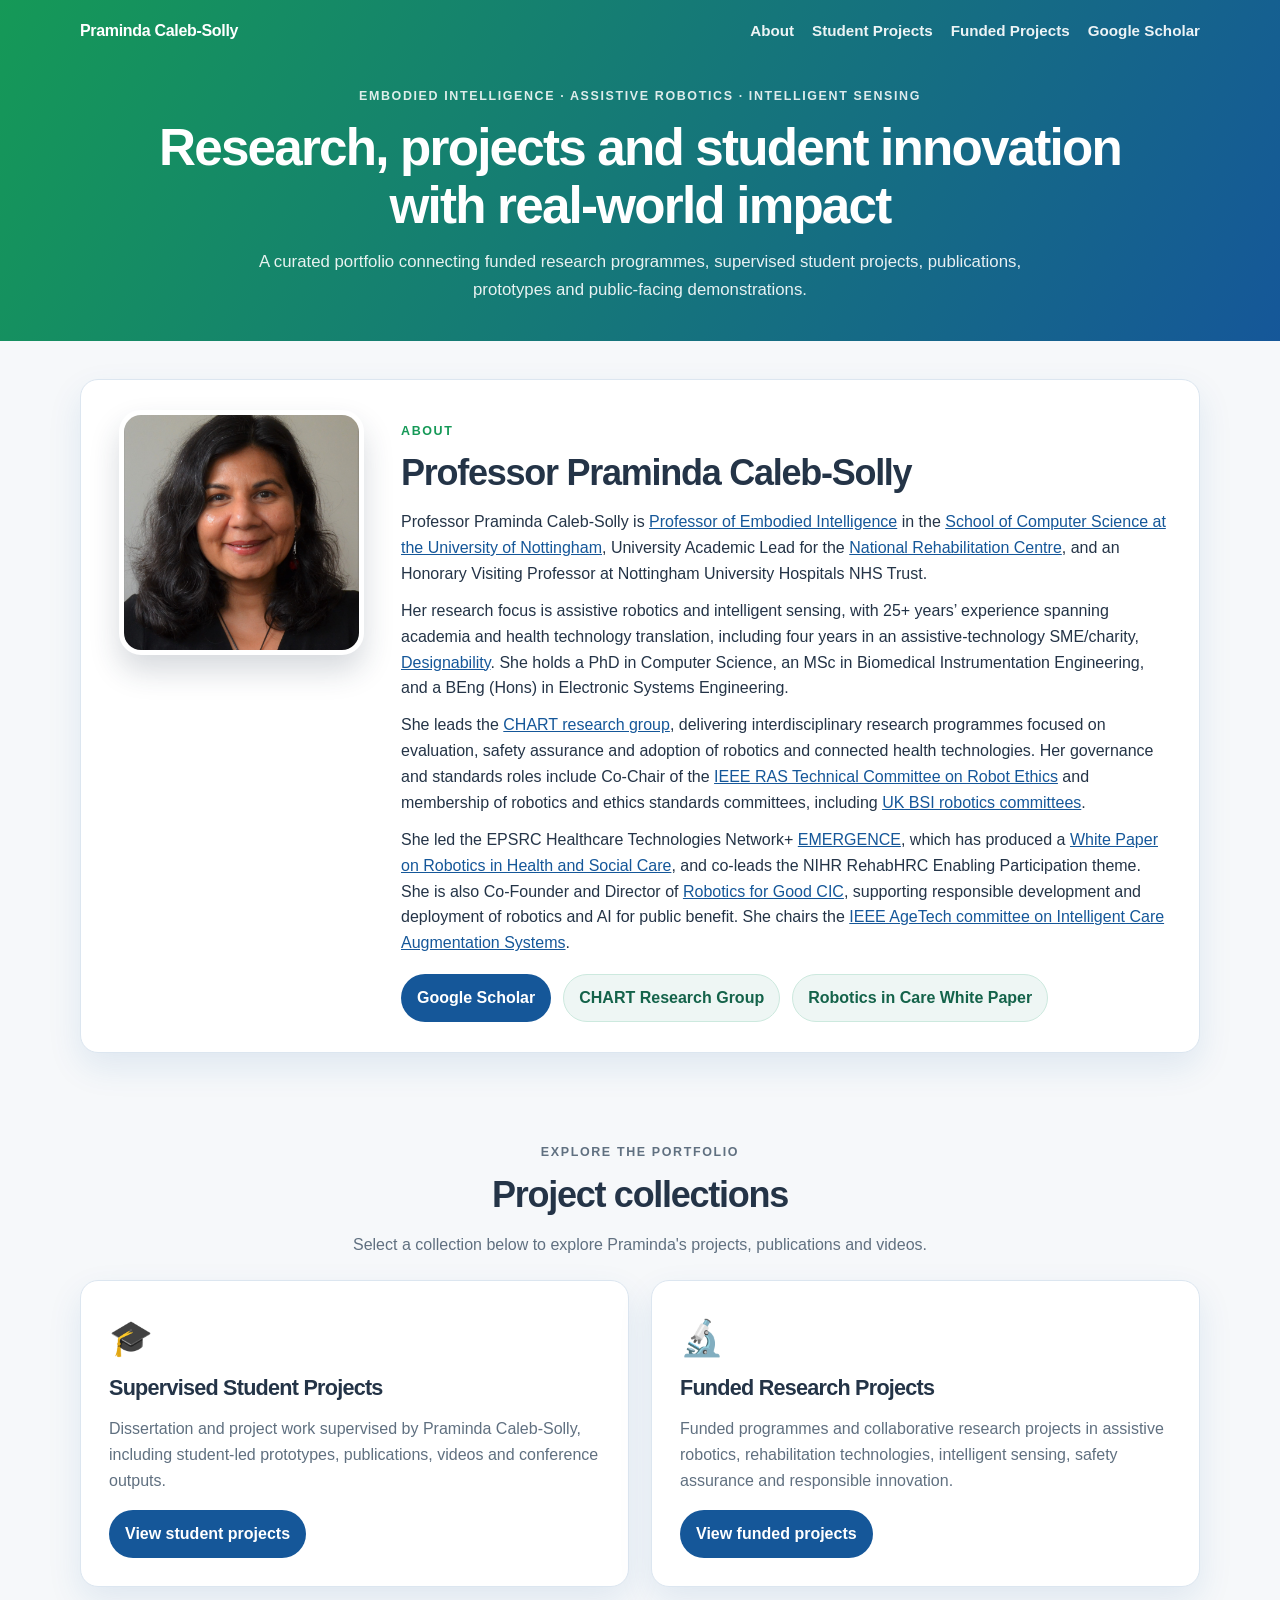
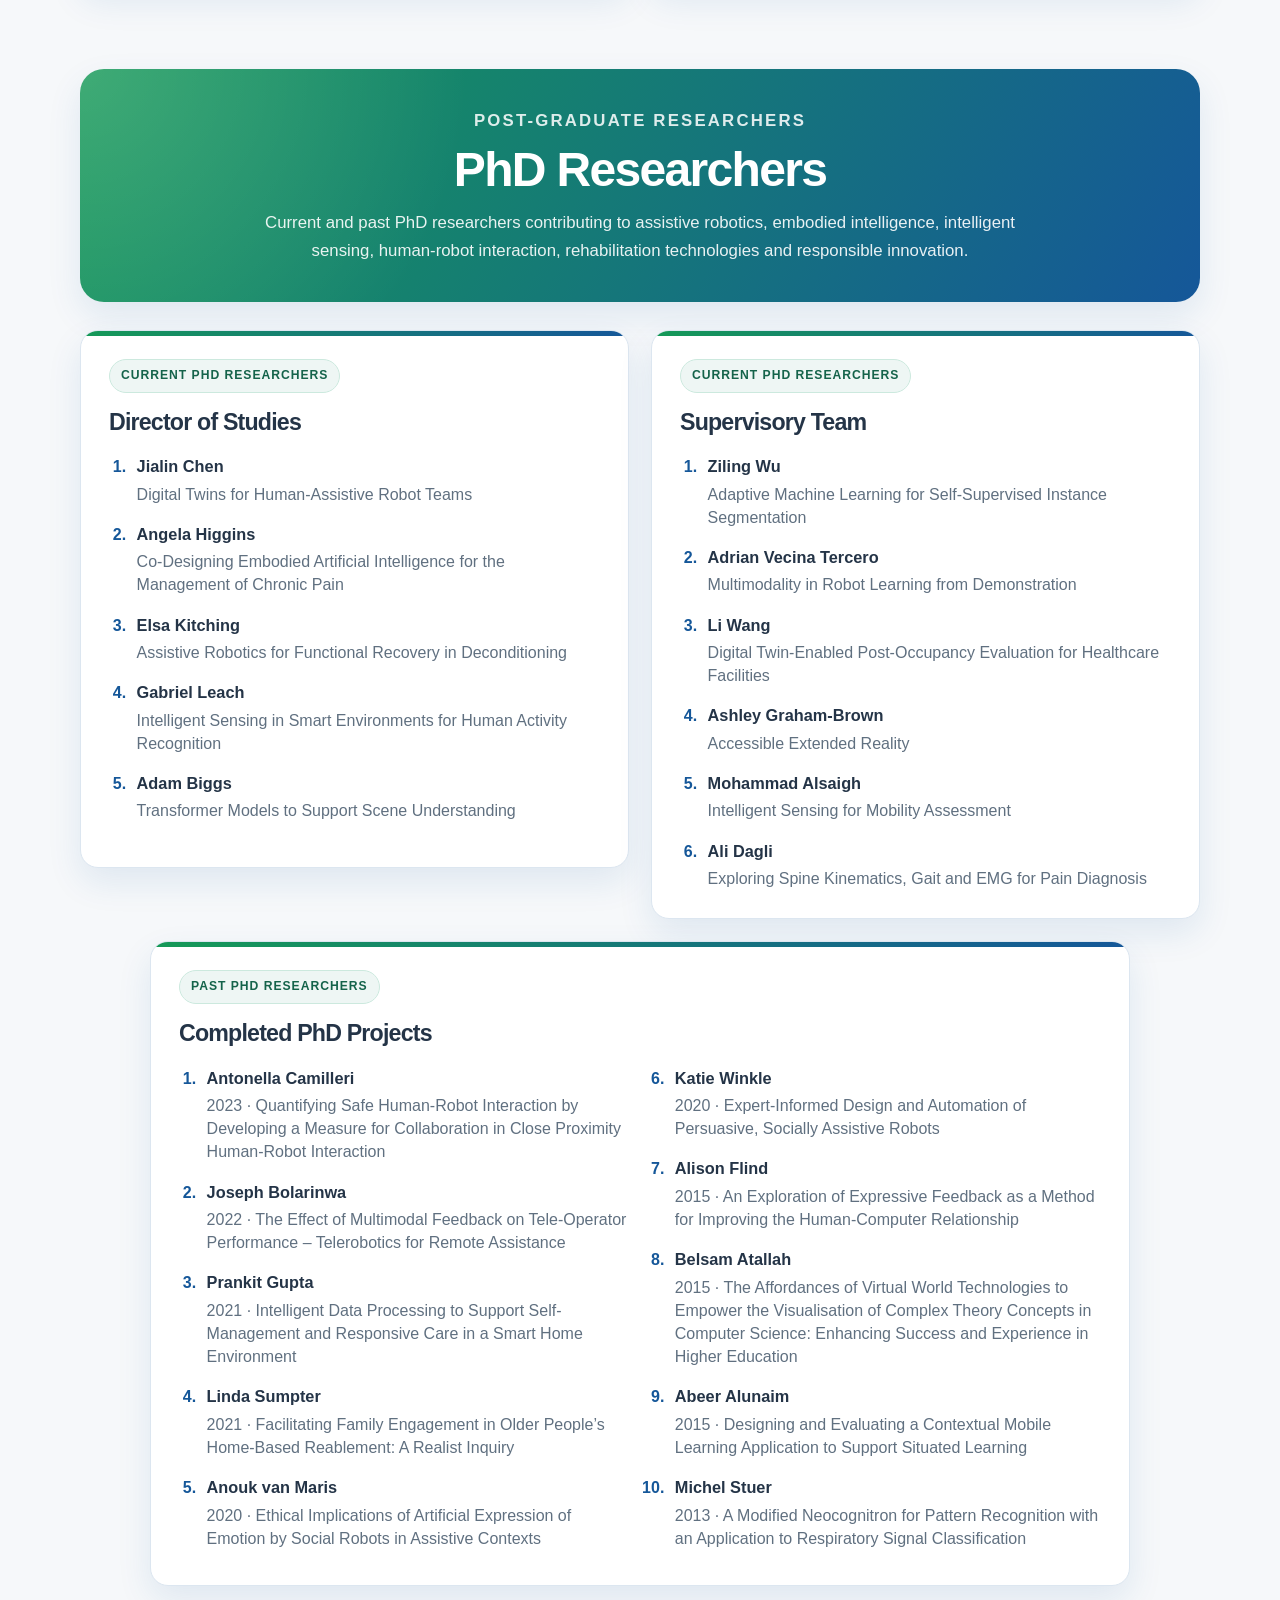
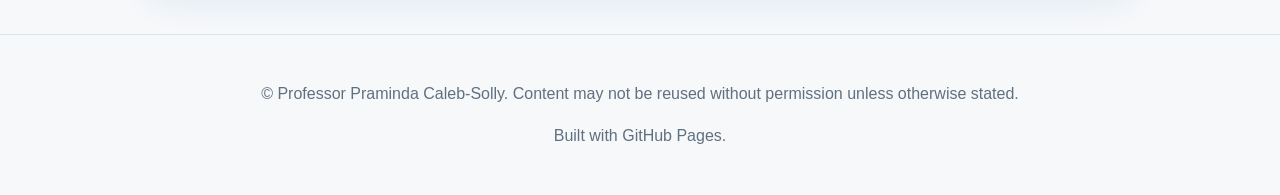
<file: index.html>
<!DOCTYPE html>
<html lang="en">
<head>
  <meta charset="UTF-8" />
  <meta name="viewport" content="width=device-width, initial-scale=1.0" />
  <title>Professor Praminda Caleb-Solly | Research Portfolio</title>
  <meta name="description" content="Research portfolio for Professor Praminda Caleb-Solly: supervised student projects, funded research projects, assistive robotics, intelligent sensing and embodied intelligence." />
  <link rel="stylesheet" href="style.css" />
</head>
<body>
  <header class="site-hero compact-hero">
    <nav class="navbar">
      <a class="brand" href="index.html">Praminda Caleb-Solly</a>
      <div class="nav-links">
        <a href="#about">About</a>
        <a href="projects/Supervised_Student_Projects.html">Student Projects</a>
        <a href="projects/Funded_Research_Projects.html">Funded Projects</a>
        <a href="https://scholar.google.com/citations?hl=en&user=6fp2tpcAAAAJ&view_op=list_works&sortby=pubdate">Google Scholar</a>
      </div>
    </nav>

    <section class="hero-content compact">
      <p class="eyebrow">Embodied Intelligence · Assistive Robotics · Intelligent Sensing</p>
      <h1>Research, projects and student innovation with real-world impact</h1>
      <p class="hero-subtitle">
        A curated portfolio connecting funded research programmes, supervised student projects, publications, prototypes and public-facing demonstrations.
      </p>
    </section>
  </header>

  <main>
    <section id="about" class="section about-section">
      <article class="about-card about-card-horizontal">
        <div class="about-photo-column">
          <img src="assets/images/PramindaCalebSolly_faceon.jpg" alt="Professor Praminda Caleb-Solly" class="about-photo" />
        </div>

        <div class="about-bio-column">
          <p class="eyebrow">About</p>
          <h2>Professor Praminda Caleb-Solly</h2>
          <p>
            Professor Praminda Caleb-Solly is
            <a href="https://www.nottingham.ac.uk/computerscience/People/praminda.caleb-solly">Professor of Embodied Intelligence</a>
            in the <a href="https://www.nottingham.ac.uk/computerscience/">School of Computer Science at the University of Nottingham</a>,
            University Academic Lead for the <a href="https://nationalrehabilitationcentre.nhs.uk/latest-news/news-updates/1711-new-nrc-academic-director-for-university-of-nottingham">National Rehabilitation Centre</a>,
            and an Honorary Visiting Professor at Nottingham University Hospitals NHS Trust</a>.
          </p>
          <p>
            Her research focus is assistive robotics and intelligent sensing, with 25+ years’ experience spanning academia and health technology translation,
            including four years in an assistive-technology SME/charity, <a href="https://designability.org.uk/">Designability</a>. She holds a PhD in Computer Science,
            an MSc in Biomedical Instrumentation Engineering, and a BEng (Hons) in Electronic Systems Engineering.
          </p>
          <p>
            She leads the <a href="https://www.chartresearch.org/">CHART research group</a>, delivering interdisciplinary research programmes focused on evaluation,
            safety assurance and adoption of robotics and connected health technologies. Her governance and standards roles include Co-Chair of the
            <a href="https://www.ieee-ras.org/robot-ethics/contact/">IEEE RAS Technical Committee on Robot Ethics</a> and membership of robotics and ethics standards committees, including
            <a href="https://standardsdevelopment.bsigroup.com/committees/50129752">UK BSI robotics committees</a>.
          </p>
          <p>
            She led the EPSRC Healthcare Technologies Network+ <a href="https://www.chartresearch.org/emergence-epsrc-network">EMERGENCE</a>, which has produced a
            <a href="https://www.emergencerobotics.net/body-of-knowledge">White Paper on Robotics in Health and Social Care</a>, and co-leads the NIHR RehabHRC Enabling Participation theme.
            She is also Co-Founder and Director of <a href="https://www.roboticsforgood.co.uk/praminda-caleb-solly">Robotics for Good CIC</a>, supporting responsible development and deployment of robotics and AI for public benefit. She chairs the
            <a href="https://agetech.ieee.org/about/leadership/">IEEE AgeTech committee on Intelligent Care Augmentation Systems</a>.
          </p>
          <div class="button-row">
            <a class="button primary" href="https://scholar.google.com/citations?user=6fp2tpcAAAAJ&hl=en">Google Scholar</a>
            <a class="button secondary" href="https://www.chartresearch.org/">CHART Research Group</a>
            <a class="button secondary" href="https://heyzine.com/flip-book/6dd46fd8b2.html">Robotics in Care White Paper</a>
          </div>
        </div>
      </article>
    </section>

    <section class="section">
      <div class="section-heading centred">
        <p class="eyebrow">Explore the portfolio</p>
        <h2>Project collections</h2>
        <p>Select a collection below to explore Praminda's projects, publications and videos.</p>
      </div>

      <div class="collection-grid">
        <article class="collection-card">
          <div class="collection-icon">🎓</div>
          <h3>Supervised Student Projects</h3>
          <p>
            Dissertation and project work supervised by Praminda Caleb-Solly, including student-led prototypes, publications, videos and conference outputs.
          </p>
          <a class="button primary" href="projects/Supervised_Student_Projects.html">View student projects</a>
        </article>

        <article class="collection-card">
          <div class="collection-icon">🔬</div>
          <h3>Funded Research Projects</h3>
          <p>
            Funded programmes and collaborative research projects in assistive robotics, rehabilitation technologies, intelligent sensing, safety assurance and responsible innovation.
          </p>
          <a class="button primary" href="projects/Funded_Research_Projects.html">View funded projects</a>
        </article>
      </div>
    </section>
   <section id="pgrs" class="pgr-feature-section">
  <div class="pgr-banner">
    <p class="eyebrow">Post-Graduate Researchers</p>
    <h2>PhD Researchers</h2>
    <p>
      Current and past PhD researchers contributing to assistive robotics,
      embodied intelligence, intelligent sensing, human-robot interaction,
      rehabilitation technologies and responsible innovation.
    </p>
  </div>

  <div class="pgr-card-stack">

    <article class="pgr-feature-card">
      <div class="pgr-card-header">
        <span class="pgr-card-kicker">Current PhD Researchers</span>
        <h3>Director of Studies</h3>
      </div>

      <ol class="pgr-list">
        <li>
          <strong>Jialin Chen</strong>
          <span>Digital Twins for Human-Assistive Robot Teams</span>
        </li>

        <li>
          <strong>Angela Higgins</strong>
          <span>Co-Designing Embodied Artificial Intelligence for the Management of Chronic Pain</span>
        </li>

        <li>
          <strong>Elsa Kitching</strong>
          <span>Assistive Robotics for Functional Recovery in Deconditioning</span>
        </li>

        <li>
          <strong>Gabriel Leach</strong>
          <span>Intelligent Sensing in Smart Environments for Human Activity Recognition</span>
        </li>

        <li>
          <strong>Adam Biggs</strong>
          <span>Transformer Models to Support Scene Understanding</span>
        </li>
        <p></p>
        <p></p>
      </ol>
    </article>

    <article class="pgr-feature-card">
      <div class="pgr-card-header">
        <span class="pgr-card-kicker">Current PhD Researchers</span>
        <h3>Supervisory Team</h3>
      </div>

      <ol class="pgr-list">
        <li>
          <strong>Ziling Wu</strong>
          <span>Adaptive Machine Learning for Self-Supervised Instance Segmentation</span>
        </li>

        <li>
          <strong>Adrian Vecina Tercero</strong>
          <span>Multimodality in Robot Learning from Demonstration</span>
        </li>

        <li>
          <strong>Li Wang</strong>
          <span>Digital Twin-Enabled Post-Occupancy Evaluation for Healthcare Facilities</span>
        </li>

        <li>
          <strong>Ashley Graham-Brown</strong>
          <span>Accessible Extended Reality</span>
        </li>

        <li>
          <strong>Mohammad Alsaigh</strong>
          <span>Intelligent Sensing for Mobility Assessment</span>
        </li>

        <li>
          <strong>Ali Dagli</strong>
          <span>Exploring Spine Kinematics, Gait and EMG for Pain Diagnosis</span>
        </li>
      </ol>
    </article>

    <article class="pgr-feature-card pgr-feature-card-wide">
      <div class="pgr-card-header">
        <span class="pgr-card-kicker">Past PhD Researchers</span>
        <h3>Completed PhD Projects</h3>
      </div>

      <ol class="pgr-list past-pgr-list">
       
        <li>
          <strong>Antonella Camilleri</strong>
          <span>2023 · Quantifying Safe Human-Robot Interaction by Developing a Measure for Collaboration in Close Proximity Human-Robot Interaction</span>
        </li>

        <li>
          <strong>Joseph Bolarinwa</strong>
          <span>2022 · The Effect of Multimodal Feedback on Tele-Operator Performance – Telerobotics for Remote Assistance</span>
        </li>

        <li>
          <strong>Prankit Gupta</strong>
          <span>2021 · Intelligent Data Processing to Support Self-Management and Responsive Care in a Smart Home Environment</span>
        </li>
        <li>
          <strong>Linda Sumpter</strong>
          <span>2021 · Facilitating Family Engagement in Older People&rsquo;s Home-Based Reablement: A Realist Inquiry</span>
        </li>
        <li>
          <strong>Anouk van Maris</strong>
          <span>2020 · Ethical Implications of Artificial Expression of Emotion by Social Robots in Assistive Contexts</span>
        </li>
        <li>
          <strong>Katie Winkle</strong>
          <span>2020 · Expert-Informed Design and Automation of Persuasive, Socially Assistive Robots</span>
        </li>
        <li>
          <strong>Alison Flind</strong>
          <span>2015 · An Exploration of Expressive Feedback as a Method for Improving the Human-Computer Relationship</span>
        </li>

        <li>
          <strong>Belsam Atallah</strong>
          <span>2015 · The Affordances of Virtual World Technologies to Empower the Visualisation of Complex Theory Concepts in Computer Science: Enhancing Success and Experience in Higher Education</span>
        </li>
        <li>
          <strong>Abeer Alunaim</strong>
          <span>2015 · Designing and Evaluating a Contextual Mobile Learning Application to Support Situated Learning</span>
        </li>
       <li>
          <strong>Michel Stuer</strong>
          <span>2013 · A Modified Neocognitron for Pattern Recognition with an Application to Respiratory Signal Classification</span>
        </li>


      </ol>
    </article>

  </div>
</section>
  </main>

 <footer class="site-footer">
  <p>
    © Professor Praminda Caleb-Solly. Content may not be reused without permission unless otherwise stated.
  </p>
  <p>Built with GitHub Pages.</p>
</footer>
</body>
</html>
</file>
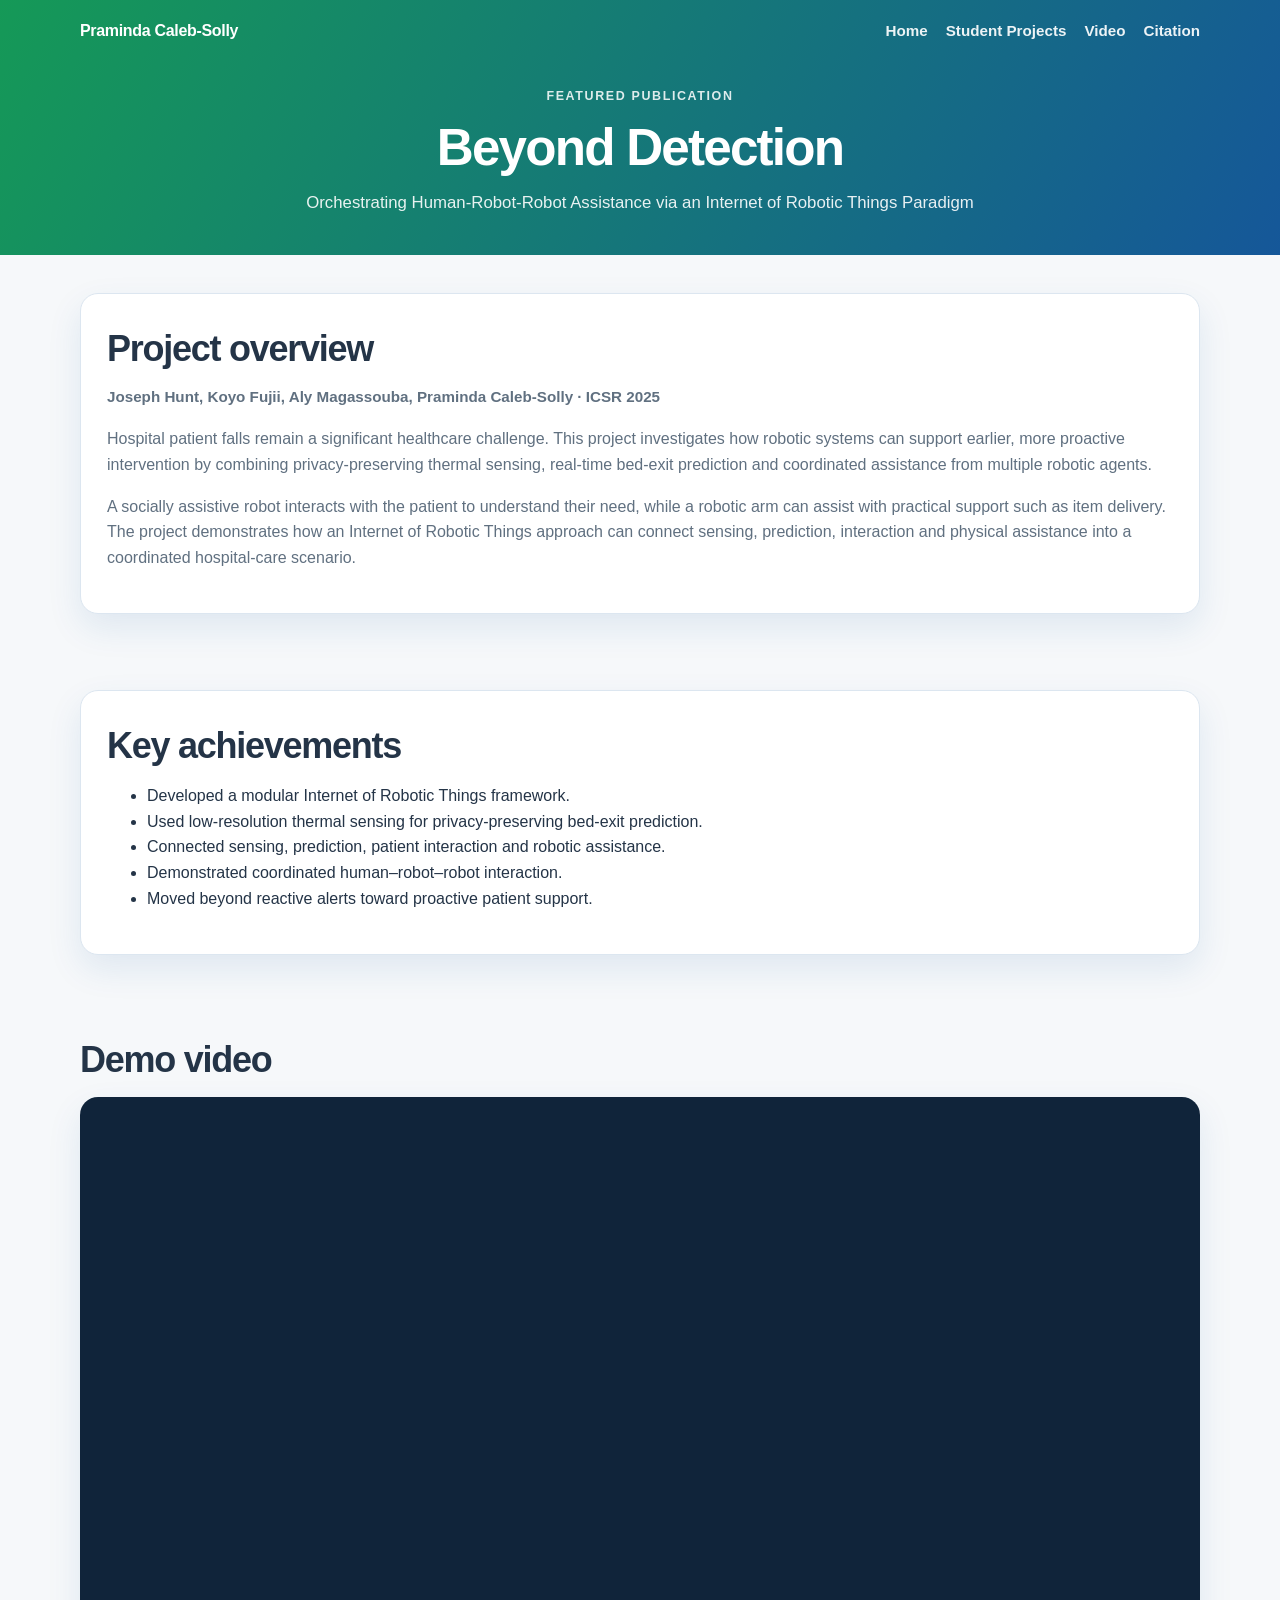
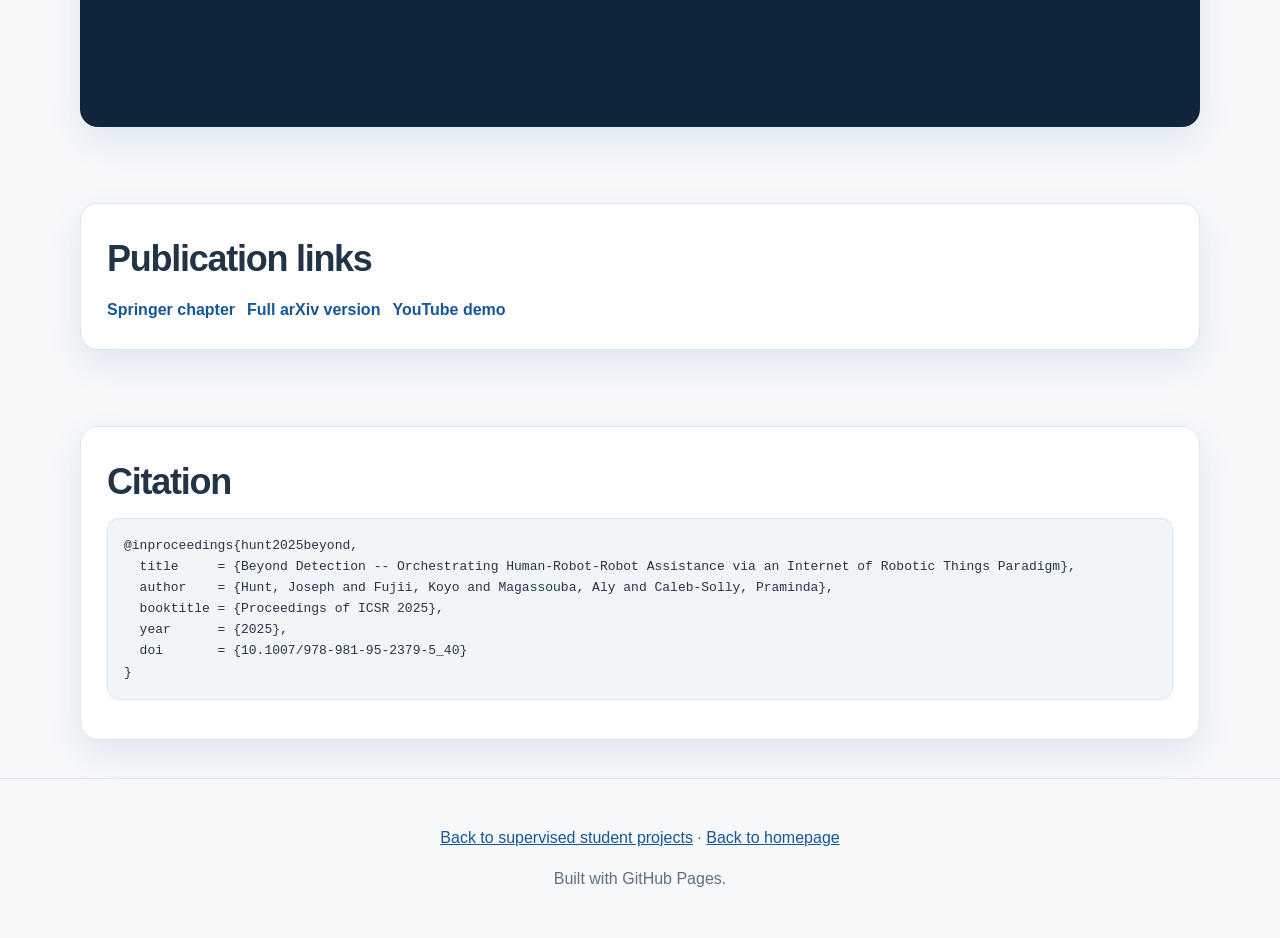
<file: projects/beyond-detection.html>
<!DOCTYPE html>
<html lang="en">
<head>
  <meta charset="UTF-8" />
  <meta name="viewport" content="width=device-width, initial-scale=1.0" />
  <title>Beyond Detection | Student Project</title>
  <link rel="stylesheet" href="../style.css" />
</head>
<body>
  <header class="site-hero compact-hero">
    <nav class="navbar">
      <a class="brand" href="../index.html">Praminda Caleb-Solly</a>
      <div class="nav-links">
        <a href="../index.html">Home</a>
        <a href="Supervised_Student_Projects.html">Student Projects</a>
        <a href="#video">Video</a>
        <a href="#citation">Citation</a>
      </div>
    </nav>
    <section class="hero-content compact">
      <p class="eyebrow">Featured publication</p>
      <h1>Beyond Detection</h1>
      <p class="hero-subtitle">Orchestrating Human-Robot-Robot Assistance via an Internet of Robotic Things Paradigm</p>
    </section>
  </header>

  <main>
    <section class="section">
      <article class="project-card">
        <h2>Project overview</h2>
        <p class="meta">Joseph Hunt, Koyo Fujii, Aly Magassouba, Praminda Caleb-Solly · ICSR 2025</p>
        <p>
          Hospital patient falls remain a significant healthcare challenge. This project investigates how robotic systems can support earlier, more proactive intervention by combining privacy-preserving thermal sensing, real-time bed-exit prediction and coordinated assistance from multiple robotic agents.
        </p>
        <p>
          A socially assistive robot interacts with the patient to understand their need, while a robotic arm can assist with practical support such as item delivery. The project demonstrates how an Internet of Robotic Things approach can connect sensing, prediction, interaction and physical assistance into a coordinated hospital-care scenario.
        </p>
      </article>
    </section>

    <section class="section">
      <article class="paper-card">
        <h2>Key achievements</h2>
        <ul>
          <li>Developed a modular Internet of Robotic Things framework.</li>
          <li>Used low-resolution thermal sensing for privacy-preserving bed-exit prediction.</li>
          <li>Connected sensing, prediction, patient interaction and robotic assistance.</li>
          <li>Demonstrated coordinated human–robot–robot interaction.</li>
          <li>Moved beyond reactive alerts toward proactive patient support.</li>
        </ul>
      </article>
    </section>

    <section id="video" class="section">
      <h2>Demo video</h2>
      <div class="video-box">
        <iframe src="https://www.youtube.com/embed/vaxa4nf-pjU" title="Beyond Detection project demo" allowfullscreen></iframe>
      </div>
    </section>

    <section class="section">
      <article class="paper-card">
        <h2>Publication links</h2>
        <div class="links">
          <a href="https://link.springer.com/chapter/10.1007/978-981-95-2379-5_40">Springer chapter</a>
          <a href="https://arxiv.org/pdf/2509.22296">Full arXiv version</a>
          <a href="https://youtu.be/vaxa4nf-pjU">YouTube demo</a>
        </div>
      </article>
    </section>

    <section id="citation" class="section">
      <article class="paper-card">
        <h2>Citation</h2>
        <pre><code>@inproceedings{hunt2025beyond,
  title     = {Beyond Detection -- Orchestrating Human-Robot-Robot Assistance via an Internet of Robotic Things Paradigm},
  author    = {Hunt, Joseph and Fujii, Koyo and Magassouba, Aly and Caleb-Solly, Praminda},
  booktitle = {Proceedings of ICSR 2025},
  year      = {2025},
  doi       = {10.1007/978-981-95-2379-5_40}
}</code></pre>
      </article>
    </section>
  </main>
  <footer class="site-footer">
    <p><a href="Supervised_Student_Projects.html">Back to supervised student projects</a> · <a href="../index.html">Back to homepage</a></p>
    <p>Built with GitHub Pages.</p>
  </footer>
</body>
</html>
</file>
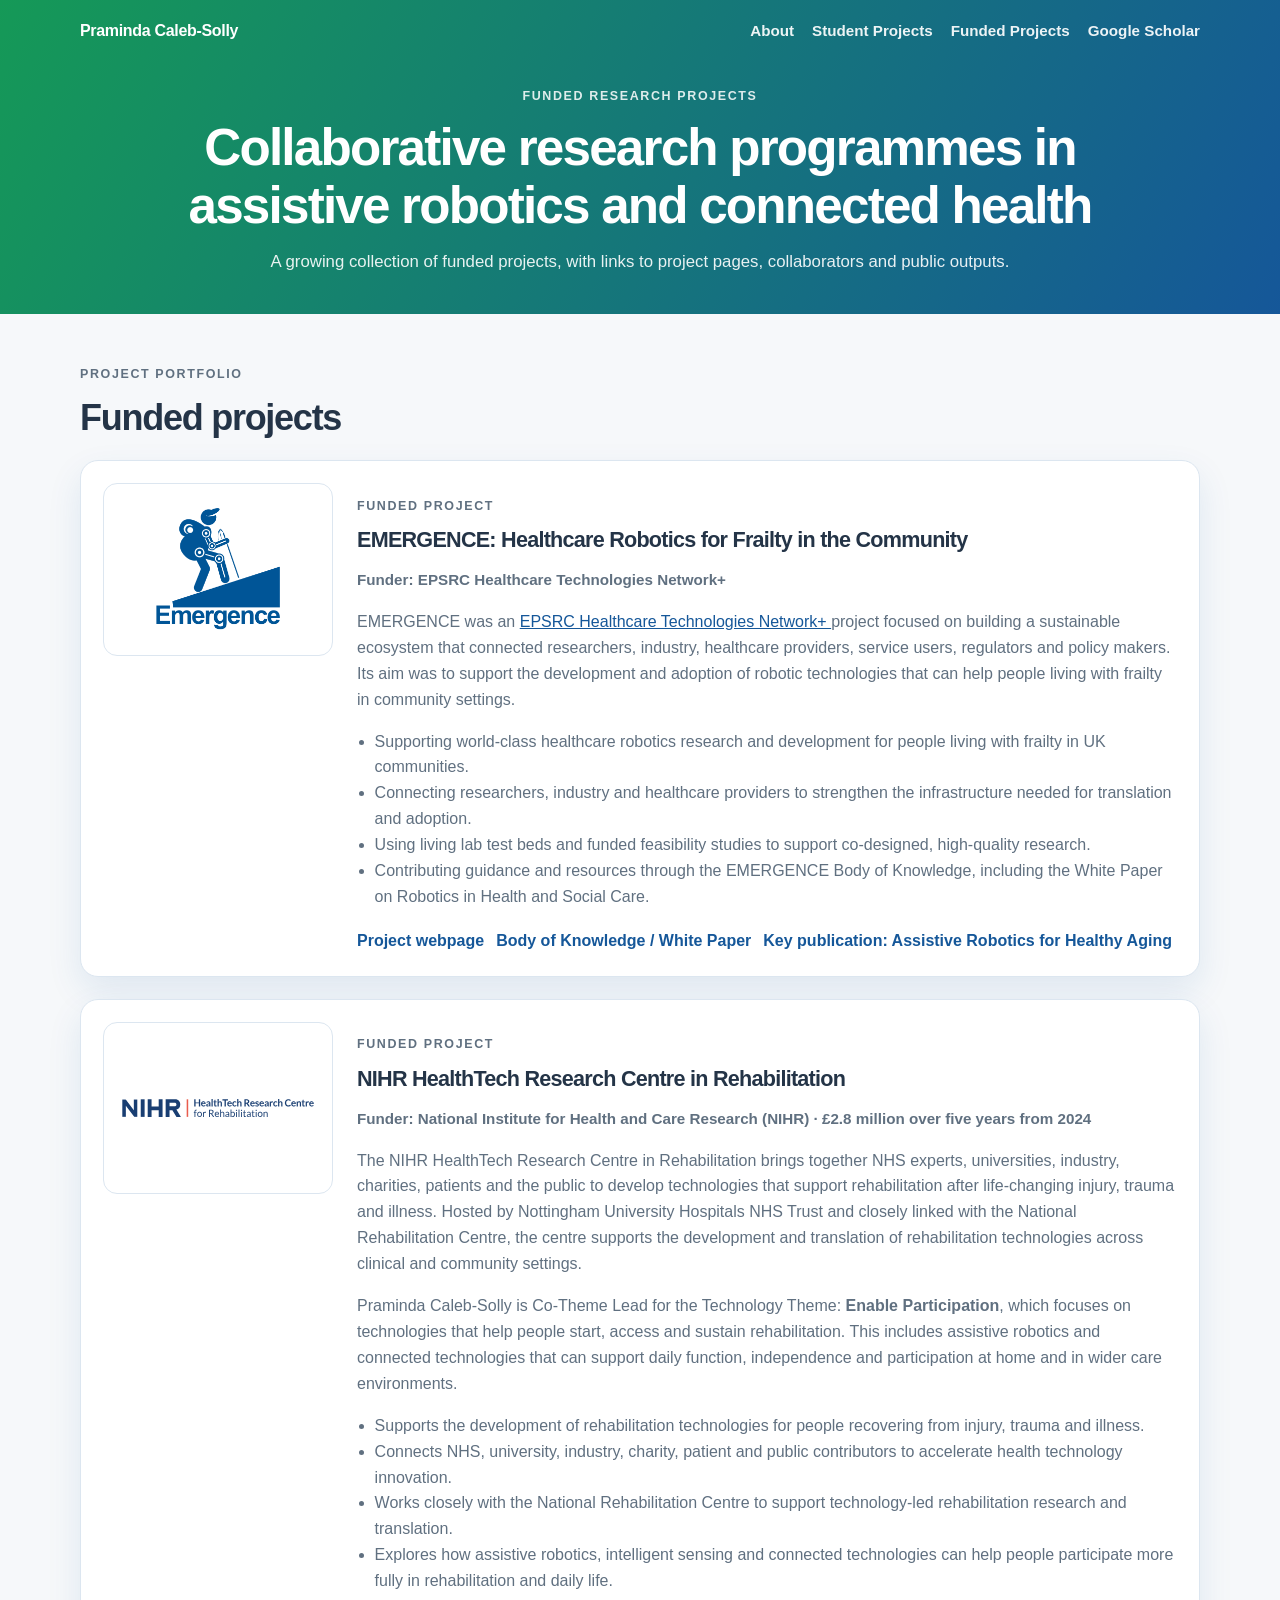
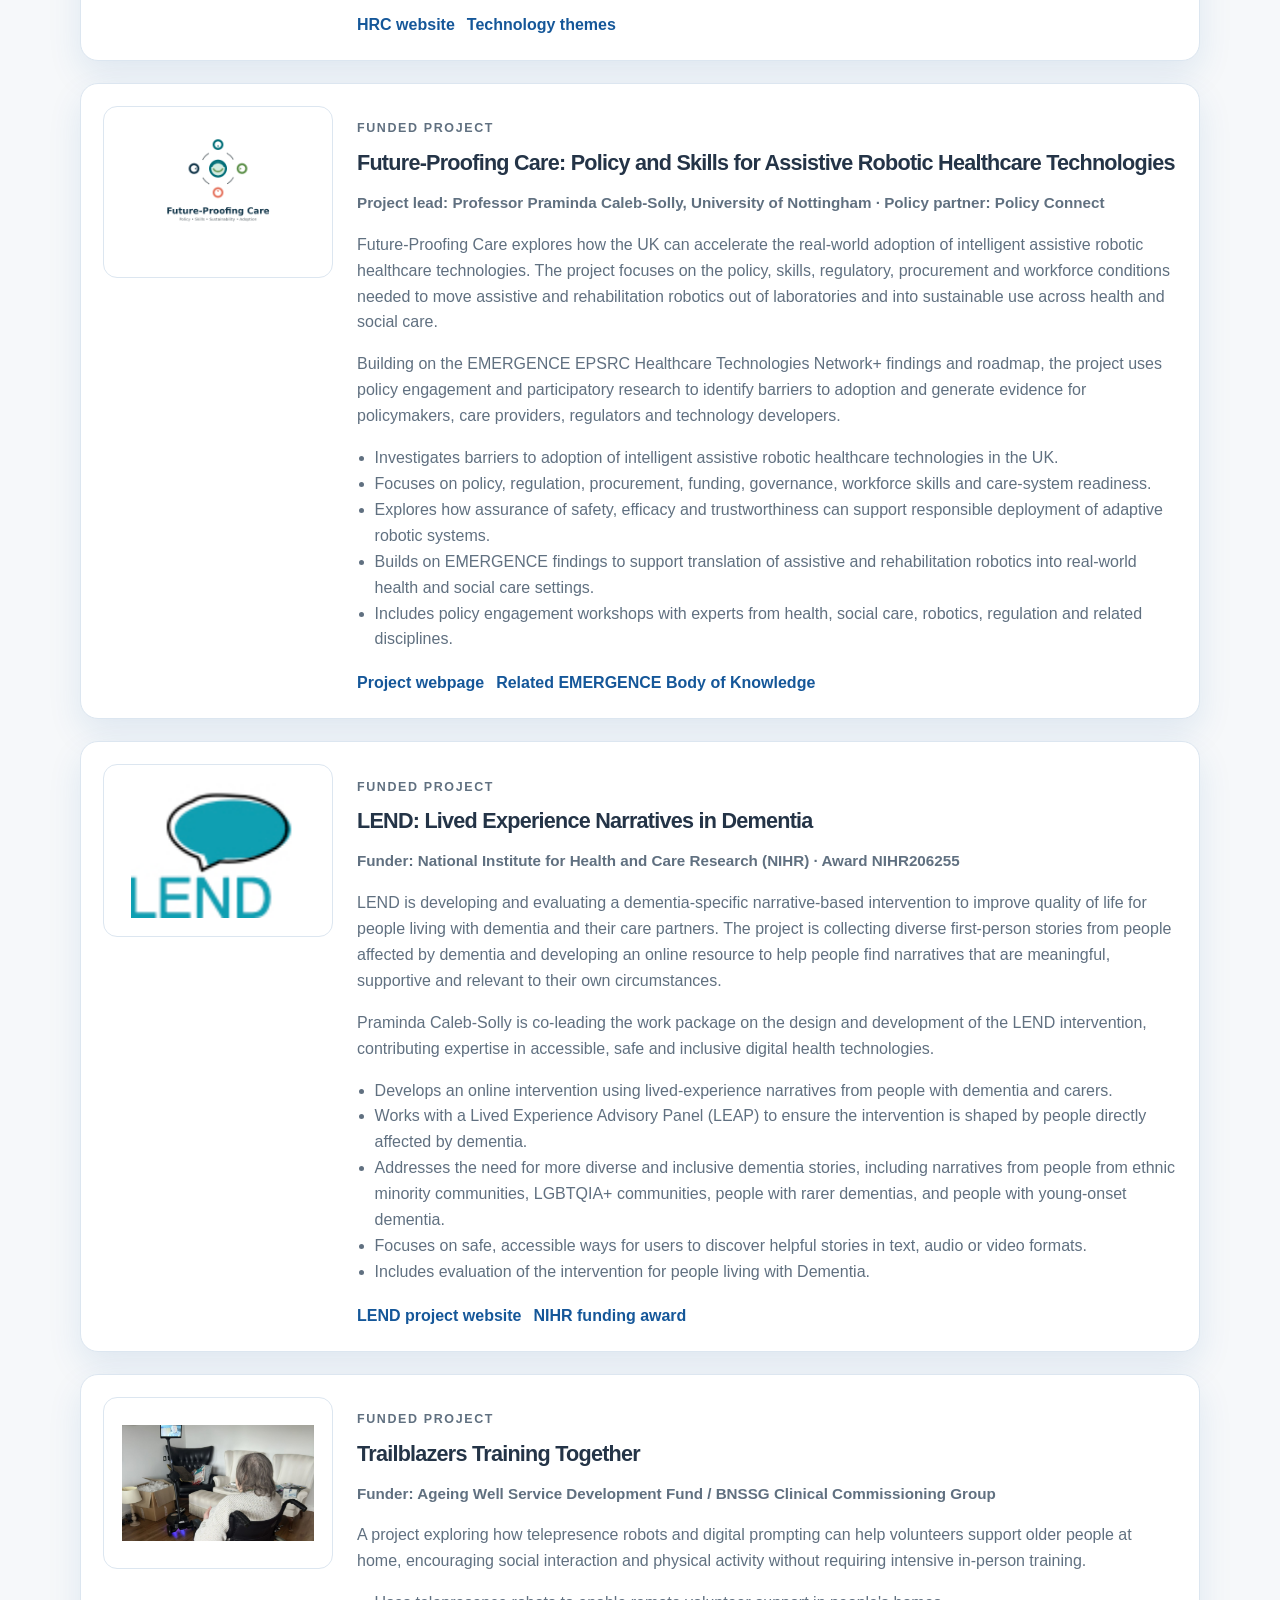
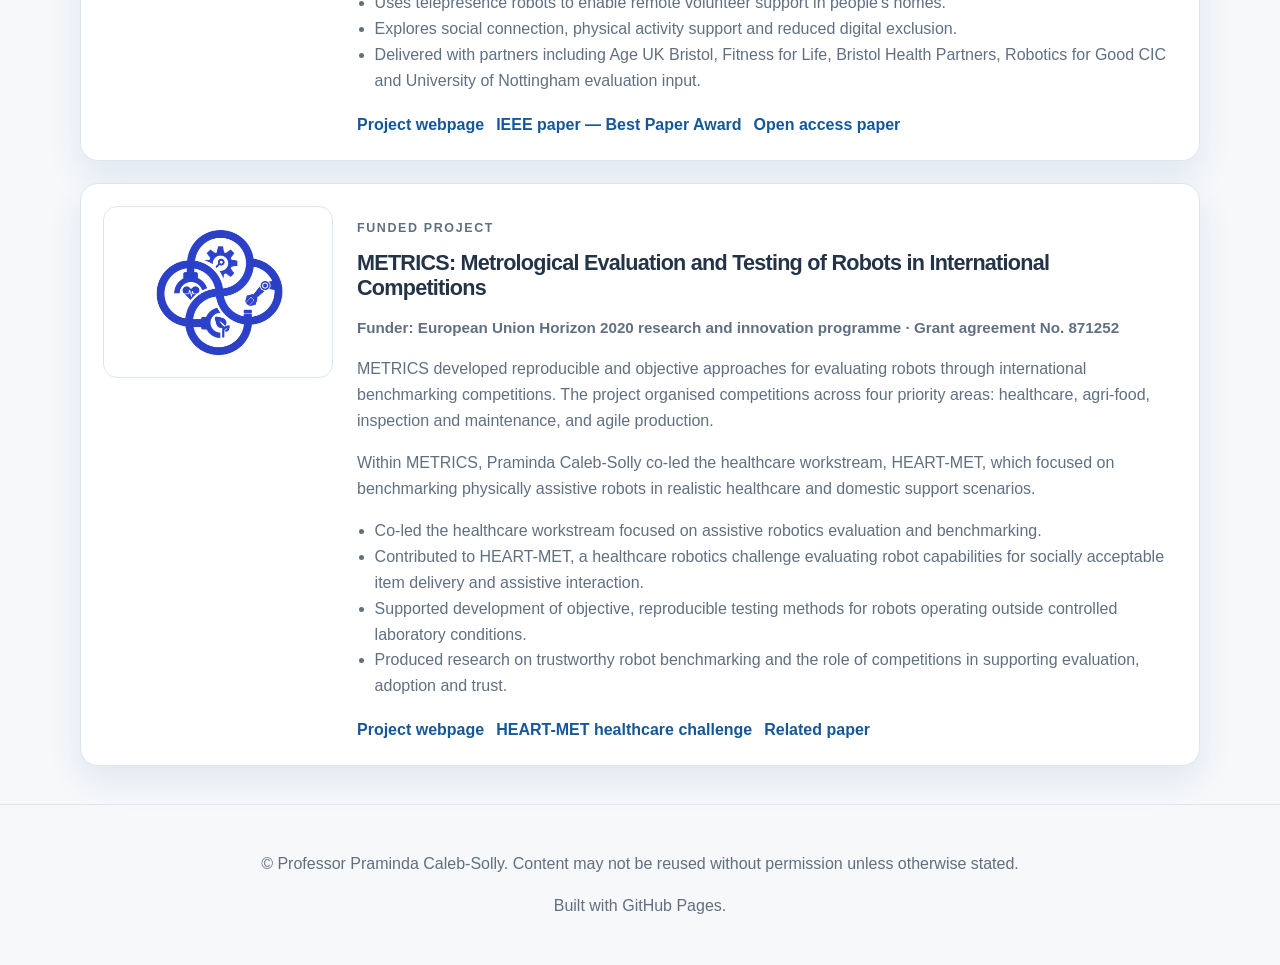
<file: projects/Funded_Research_Projects.html>
<!DOCTYPE html>
<html lang="en">
<head>
  <meta charset="UTF-8" />
  <meta name="viewport" content="width=device-width, initial-scale=1.0" />
  <title>Funded Research Projects | Professor Praminda Caleb-Solly</title>
  <link rel="stylesheet" href="../style.css" />
</head>
<body>
  <header class="site-hero compact-hero">
    <nav class="navbar">
      <a class="brand" href="../index.html">Praminda Caleb-Solly</a>
      <div class="nav-links">
        <a href="../index.html#about">About</a>
        <a href="Supervised_Student_Projects.html">Student Projects</a>
        <a href="Funded_Research_Projects.html">Funded Projects</a>
        <a href="https://scholar.google.com/citations?hl=en&user=6fp2tpcAAAAJ&view_op=list_works&sortby=pubdate">Google Scholar</a>
      </div>
    </nav>
    <section class="hero-content compact">
      <p class="eyebrow">Funded Research Projects</p>
      <h1>Collaborative research programmes in assistive robotics and connected health</h1>
      <p class="hero-subtitle">A growing collection of funded projects, with links to project pages, collaborators and public outputs.</p>
    </section>
  </header>
  <main>
    <section class="section">
      <div class="section-heading">
        <p class="eyebrow">Project portfolio</p>
        <h2>Funded projects</h2>
      </div>

      <div class="funded-project-list">
        <article class="funded-project-card">
          <img
            class="project-thumb"
            src="../assets/images/Emergence.png"
            alt="EMERGENCE healthcare robotics network project thumbnail"
          />

          <div>
            <p class="eyebrow">Funded project</p>

            <h3>EMERGENCE: Healthcare Robotics for Frailty in the Community</h3>

            <p class="meta">
              <strong>Funder:</strong> EPSRC Healthcare Technologies Network+
            </p>

            <p>
              EMERGENCE was an <a href="https://gtr.ukri.org/projects?ref=EP%2FW000741%2F1#/tabOverview"> EPSRC Healthcare Technologies Network+ </a> project focused on building a sustainable
              ecosystem that connected researchers, industry, healthcare providers, service
              users, regulators and policy makers. Its aim was to support the development and
              adoption of robotic technologies that can help people living with frailty in
              community settings.
            </p>

            <ul class="project-summary-list">
              <li>
                Supporting world-class healthcare robotics research and development for people
                living with frailty in UK communities.
              </li>
              <li>
                Connecting researchers, industry and healthcare providers to strengthen the
                infrastructure needed for translation and adoption.
              </li>
              <li>
                Using living lab test beds and funded feasibility studies to support
                co-designed, high-quality research.
              </li>
              <li>
                Contributing guidance and resources through the EMERGENCE Body of Knowledge,
                including the White Paper on Robotics in Health and Social Care.
              </li>
            </ul>

            <div class="links">
              <a href="https://www.emergencerobotics.net/home">
                Project webpage
              </a>
              <a href="https://www.emergencerobotics.net/body-of-knowledge">
                Body of Knowledge / White Paper
              </a>
              <a href="https://www.jmir.org/2026/1/e77179/">
                Key publication: Assistive Robotics for Healthy Aging
              </a>
            </div>
          </div>
        </article>
        <article class="funded-project-card">
          <img
            class="project-thumb logo-thumb"
            src="../assets/images/healthtech-logo.svg"
            alt="NIHR HealthTech Research Centre in Rehabilitation project thumbnail"
          />

          <div>
            <p class="eyebrow">Funded project</p>

            <h3>NIHR HealthTech Research Centre in Rehabilitation</h3>

            <p class="meta">
              <strong>Funder:</strong> National Institute for Health and Care Research (NIHR)
              &middot; £2.8 million over five years from 2024
            </p>

            <p>
              The NIHR HealthTech Research Centre in Rehabilitation brings together NHS experts,
              universities, industry, charities, patients and the public to develop technologies
              that support rehabilitation after life-changing injury, trauma and illness.
              Hosted by Nottingham University Hospitals NHS Trust and closely linked with the
              National Rehabilitation Centre, the centre supports the development and translation
              of rehabilitation technologies across clinical and community settings.
            </p>

            <p>
              Praminda Caleb-Solly is Co-Theme Lead for the Technology Theme:
              <strong>Enable Participation</strong>, which focuses on technologies that help
              people start, access and sustain rehabilitation. This includes assistive robotics
              and connected technologies that can support daily function, independence and
              participation at home and in wider care environments.
            </p>

            <ul class="project-summary-list">
              <li>
                Supports the development of rehabilitation technologies for people recovering
                from injury, trauma and illness.
              </li>
              <li>
                Connects NHS, university, industry, charity, patient and public contributors
                to accelerate health technology innovation.
              </li>
              <li>
                Works closely with the National Rehabilitation Centre to support technology-led
                rehabilitation research and translation.
              </li>
              <li>
                Explores how assistive robotics, intelligent sensing and connected technologies
                can help people participate more fully in rehabilitation and daily life.
              </li>
            </ul>

            <div class="links">
              <a href="https://hrc-rehabilitation.nihr.ac.uk/">
                HRC website
              </a>

              <a href="https://hrc-rehabilitation.nihr.ac.uk/our-vision/themes">
                Technology themes
              </a>
            </div>
          </div>
        </article>
        <article class="funded-project-card">
          <img
            class="project-thumb logo-thumb"
            src="../assets/images/future_proofing_care_logo_dialogue.png"
            alt="Future-Proofing Care project thumbnail"
          />

          <div>
            <p class="eyebrow">Funded project</p>

            <h3>Future-Proofing Care: Policy and Skills for Assistive Robotic Healthcare Technologies</h3>

            <p class="meta">
              <strong>Project lead:</strong> Professor Praminda Caleb-Solly, University of Nottingham
              &middot; <strong>Policy partner:</strong> Policy Connect
            </p>

            <p>
              Future-Proofing Care explores how the UK can accelerate the real-world adoption
              of intelligent assistive robotic healthcare technologies. The project focuses on
              the policy, skills, regulatory, procurement and workforce conditions needed to
              move assistive and rehabilitation robotics out of laboratories and into sustainable
              use across health and social care.
            </p>

            <p>
              Building on the EMERGENCE EPSRC Healthcare Technologies Network+ findings and
              roadmap, the project uses policy engagement and participatory research to identify
              barriers to adoption and generate evidence for policymakers, care providers,
              regulators and technology developers.
            </p>

            <ul class="project-summary-list">
              <li>
                Investigates barriers to adoption of intelligent assistive robotic healthcare
                technologies in the UK.
              </li>
              <li>
                Focuses on policy, regulation, procurement, funding, governance, workforce
                skills and care-system readiness.
              </li>
              <li>
                Explores how assurance of safety, efficacy and trustworthiness can support
                responsible deployment of adaptive robotic systems.
              </li>
              <li>
                Builds on EMERGENCE findings to support translation of assistive and
                rehabilitation robotics into real-world health and social care settings.
              </li>
              <li>
                Includes policy engagement workshops with experts from health, social care,
                robotics, regulation and related disciplines.
              </li>
            </ul>

            <div class="links">
              <a href="https://www.chartresearch.org/future-proofing-care">
                Project webpage
              </a>

              <a href="https://www.emergencerobotics.net/body-of-knowledge">
                Related EMERGENCE Body of Knowledge
              </a>
            </div>
          </div>
        </article>
        <article class="funded-project-card">
          <img
            class="project-thumb logo-thumb"
            src="../assets/images/lendlogo.jpg"
            alt="LEND Lived Experience Narratives in Dementia project thumbnail"
          />

          <div>
            <p class="eyebrow">Funded project</p>

            <h3>LEND: Lived Experience Narratives in Dementia</h3>

            <p class="meta">
              <strong>Funder:</strong> National Institute for Health and Care Research (NIHR)
              &middot; Award NIHR206255
            </p>

            <p>
              LEND is developing and evaluating a dementia-specific narrative-based intervention
              to improve quality of life for people living with dementia and their care partners.
              The project is collecting diverse first-person stories from people affected by
              dementia and developing an online resource to help people find narratives that are
              meaningful, supportive and relevant to their own circumstances.
            </p>

            <p>
              Praminda Caleb-Solly is co-leading the work package on the design and development
              of the LEND intervention, contributing expertise in accessible, safe and inclusive
              digital health technologies.
            </p>

            <ul class="project-summary-list">
              <li>
                Develops an online intervention using lived-experience narratives from people
                with dementia and carers.
              </li>
              <li>
                Works with a Lived Experience Advisory Panel (LEAP) to ensure the intervention
                is shaped by people directly affected by dementia.
              </li>
              <li>
                Addresses the need for more diverse and inclusive dementia stories, including
                narratives from people from ethnic minority communities, LGBTQIA+ communities,
                people with rarer dementias, and people with young-onset dementia.
              </li>
              <li>
                Focuses on safe, accessible ways for users to discover helpful stories in text,
                audio or video formats.
              </li>
              <li>
                Includes evaluation of the intervention for people living with Dementia.
              </li>
            </ul>

            <div class="links">
              <a href="https://www.dementianarratives.org/">
                LEND project website
              </a>

              <a href="https://fundingawards.nihr.ac.uk/award/NIHR206255">
                NIHR funding award
              </a>
            </div>
          </div>
        </article>
        <article class="funded-project-card">
          <img class="project-thumb" src="../assets/images/trailblazers-training-together.jpg" alt="Trailblazers Training Together project thumbnail" />
          <div>
            <p class="eyebrow">Funded project</p>
            <h3>Trailblazers Training Together</h3>
            <p class="meta"><strong>Funder:</strong> Ageing Well Service Development Fund / BNSSG Clinical Commissioning Group</p>
            <p>
              A project exploring how telepresence robots and digital prompting can help volunteers support older people at home, encouraging social interaction and physical activity without requiring intensive in-person training.
            </p>
            <ul class="project-summary-list">
              <li>Uses telepresence robots to enable remote volunteer support in people's homes.</li>
              <li>Explores social connection, physical activity support and reduced digital exclusion.</li>
              <li>Delivered with partners including Age UK Bristol, Fitness for Life, Bristol Health Partners, Robotics for Good CIC and University of Nottingham evaluation input.</li>
            </ul>
            <div class="links">
              <a href="https://www.chartresearch.org/trailblazers-training-together">
                Project webpage
              </a>

              <a href="https://ieeexplore.ieee.org/abstract/document/11521328">
                IEEE paper — Best Paper Award
              </a>

              <a href="https://nottingham-repository.worktribe.com/output/56684933">
                Open access paper
              </a>
            </div>
          </div>
        </article>
        <article class="funded-project-card">
          <img
            class="project-thumb logo-thumb"
            src="../assets/images/METRICS_LOGO.png"
            alt="METRICS project logo"
          />

          <div>
            <p class="eyebrow">Funded project</p>

            <h3>METRICS: Metrological Evaluation and Testing of Robots in International Competitions</h3>

            <p class="meta">
              <strong>Funder:</strong> European Union Horizon 2020 research and innovation programme
              &middot; Grant agreement No. 871252
            </p>

            <p>
              METRICS developed reproducible and objective approaches for evaluating robots
              through international benchmarking competitions. The project organised
              competitions across four priority areas: healthcare, agri-food, inspection and
              maintenance, and agile production.
            </p>

            <p>
              Within METRICS, Praminda Caleb-Solly co-led the healthcare workstream, HEART-MET,
              which focused on benchmarking physically assistive robots in realistic healthcare
              and domestic support scenarios.
            </p>

            <ul class="project-summary-list">
              <li>
                Co-led the healthcare workstream focused on assistive robotics evaluation and
                benchmarking.
              </li>
              <li>
                Contributed to HEART-MET, a healthcare robotics challenge evaluating robot
                capabilities for socially acceptable item delivery and assistive interaction.
              </li>
              <li>
                Supported development of objective, reproducible testing methods for robots
                operating outside controlled laboratory conditions.
              </li>
              <li>
                Produced research on trustworthy robot benchmarking and the role of competitions
                in supporting evaluation, adoption and trust.
              </li>
            </ul>

            <div class="links">
              <a href="https://metricsproject.eu/">
                Project webpage
              </a>

              <a href="https://metricsproject.eu/healthcare/">HEART-MET healthcare challenge</a>
              <a href="https://link.springer.com/chapter/10.1007/978-3-031-55817-7_3">
                Related paper
              </a>
            </div>
          </div>
        </article>
      </div>
    </section>
  </main>
  <footer class="site-footer">
    <p>
      © Professor Praminda Caleb-Solly. Content may not be reused without permission unless otherwise stated.
    </p>
    <p>Built with GitHub Pages.</p>
  </footer>
</body>
</html>
</file>
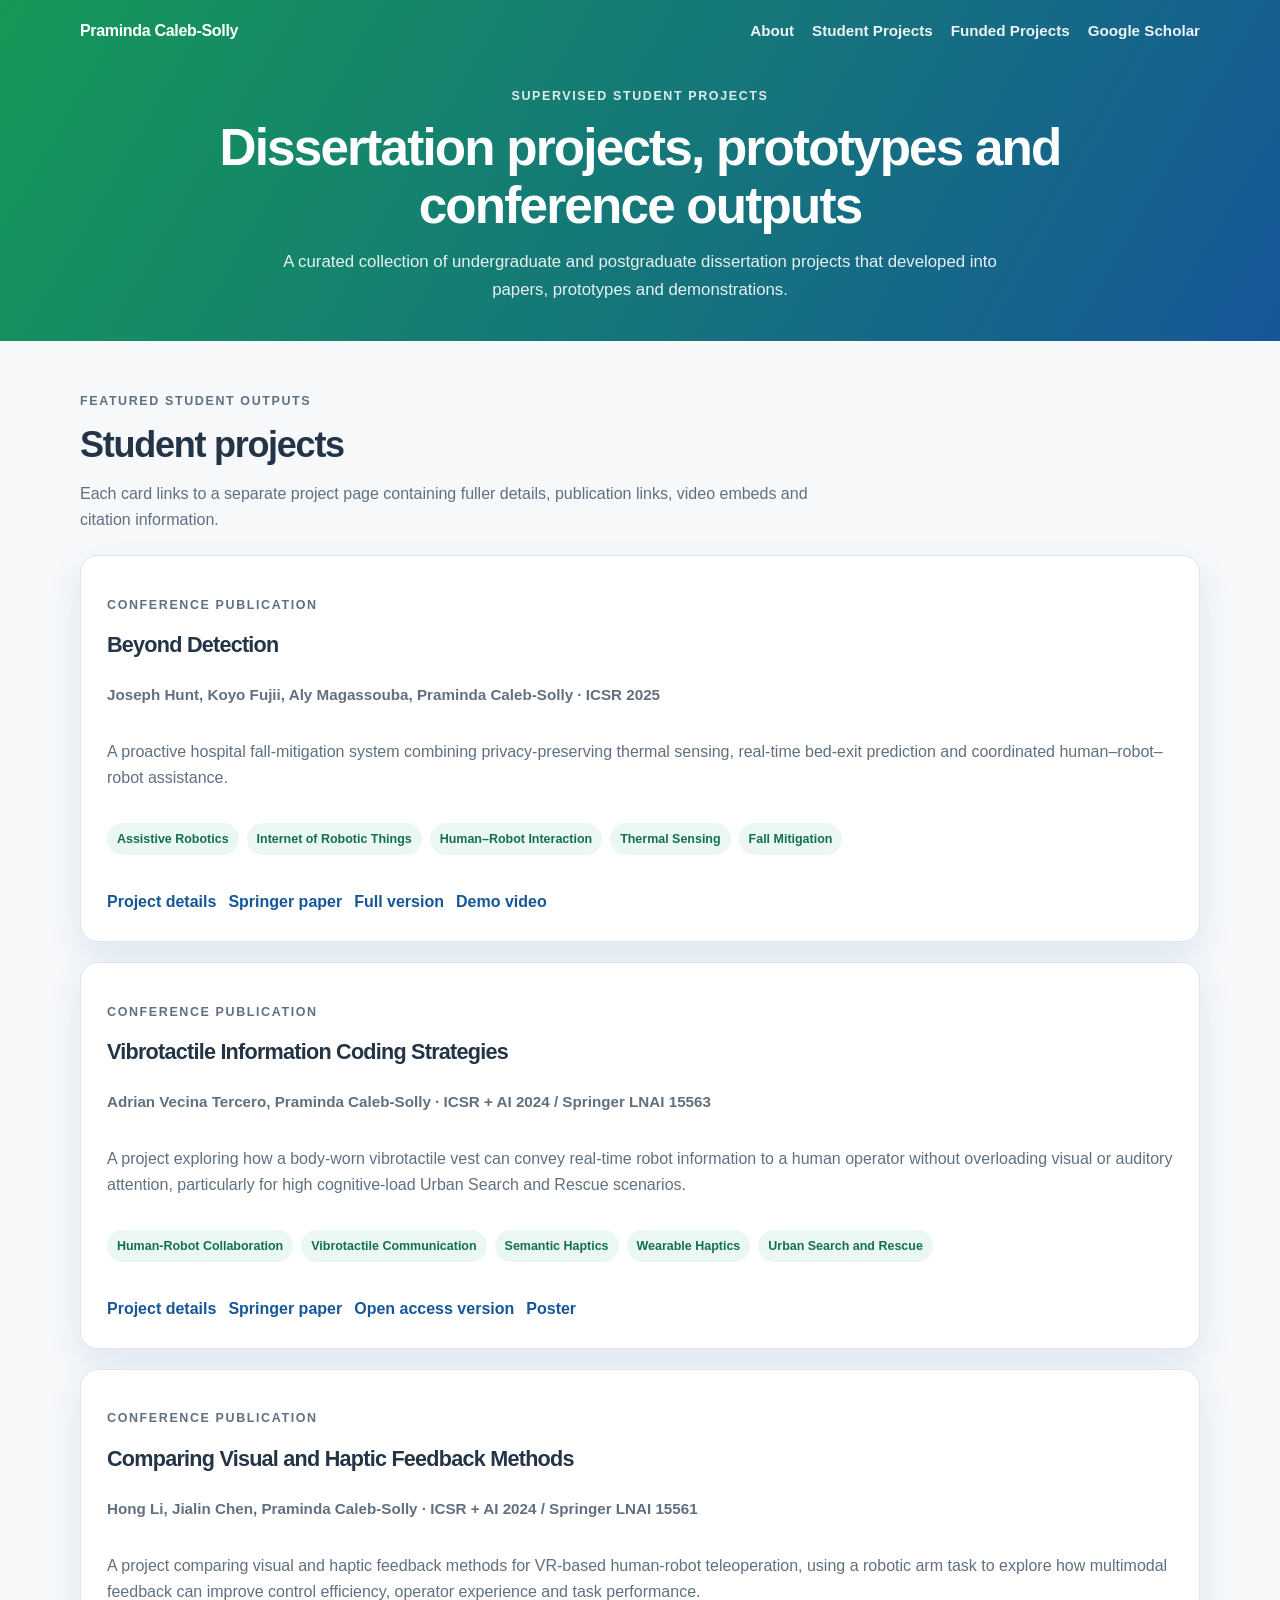
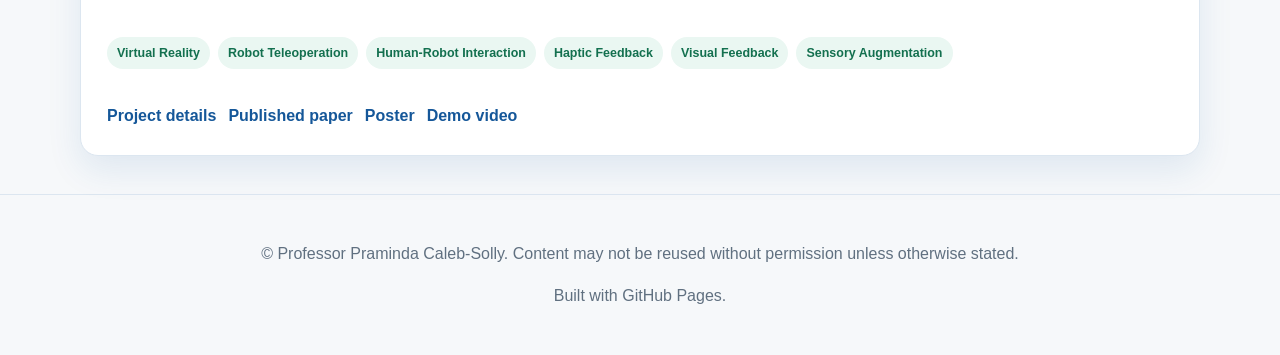
<file: projects/Supervised_Student_Projects.html>
<!DOCTYPE html>
<html lang="en">
<head>
  <meta charset="UTF-8" />
  <meta name="viewport" content="width=device-width, initial-scale=1.0" />
  <title>Supervised Student Projects | Professor Praminda Caleb-Solly</title>
  <link rel="stylesheet" href="../style.css" />
</head>
<body>
  <header class="site-hero compact-hero">
    <nav class="navbar">
      <a class="brand" href="../index.html">Praminda Caleb-Solly</a>
      <div class="nav-links">
        <a href="../index.html#about">About</a>
        <a href="Supervised_Student_Projects.html">Student Projects</a>
        <a href="Funded_Research_Projects.html">Funded Projects</a>
        <a href="https://scholar.google.com/citations?hl=en&user=6fp2tpcAAAAJ&view_op=list_works&sortby=pubdate">Google Scholar</a>
      </div>
    </nav>
    <section class="hero-content compact">
      <p class="eyebrow">Supervised Student Projects</p>
      <h1>Dissertation projects, prototypes and conference outputs</h1>
      <p class="hero-subtitle">A curated collection of undergraduate and postgraduate dissertation projects that developed into papers, prototypes and demonstrations.</p>
    </section>
  </header>
  <main>
    <section class="section">
      <div class="section-heading">
        <p class="eyebrow">Featured student outputs</p>
        <h2>Student projects</h2>
        <p>Each card links to a separate project page containing fuller details, publication links, video embeds and citation information.</p>
      </div>

      <div class="project-list">
        <article class="project-card featured">
          <p class="eyebrow">Conference publication</p>
          <h3>Beyond Detection</h3>
          <p class="meta">Joseph Hunt, Koyo Fujii, Aly Magassouba, Praminda Caleb-Solly · ICSR 2025</p>
          <p>
            A proactive hospital fall-mitigation system combining privacy-preserving thermal sensing, real-time bed-exit prediction and coordinated human–robot–robot assistance.
          </p>
          <div class="tags">
            <span>Assistive Robotics</span>
            <span>Internet of Robotic Things</span>
            <span>Human–Robot Interaction</span>
            <span>Thermal Sensing</span>
            <span>Fall Mitigation</span>
          </div>
          <div class="links">
            <a href="beyond-detection.html">Project details</a>
            <a href="https://link.springer.com/chapter/10.1007/978-981-95-2379-5_40">Springer paper</a>
            <a href="https://arxiv.org/pdf/2509.22296">Full version</a>
            <a href="https://youtu.be/vaxa4nf-pjU">Demo video</a>
          </div>
        </article>
        <article class="project-card featured">
  <p class="eyebrow">Conference publication</p>

  <h3>Vibrotactile Information Coding Strategies</h3>

  <p class="meta">
    Adrian Vecina Tercero, Praminda Caleb-Solly · ICSR + AI 2024 / Springer LNAI 15563
  </p>

  <p>
    A project exploring how a body-worn vibrotactile vest can convey
    real-time robot information to a human operator without overloading visual
    or auditory attention, particularly for high cognitive-load Urban Search
    and Rescue scenarios.
  </p>

  <div class="tags">
    <span>Human-Robot Collaboration</span>
    <span>Vibrotactile Communication</span>
    <span>Semantic Haptics</span>
    <span>Wearable Haptics</span>
    <span>Urban Search and Rescue</span>
  </div>

  <div class="links">
    <a href="vibrotactile-information-coding.html">Project details</a>
    <a href="https://link.springer.com/chapter/10.1007/978-981-96-3525-2_39">Springer paper</a>
    <a href="https://arxiv.org/pdf/2502.21056">Open access version</a>
    <a href="../assets/images/ICSR2024_Vibrohaptics_Poster.png">Poster</a>
  </div>
</article>
        <article class="project-card featured">
  <p class="eyebrow">Conference publication</p>

  <h3>Comparing Visual and Haptic Feedback Methods</h3>

  <p class="meta">
    Hong Li, Jialin Chen, Praminda Caleb-Solly · ICSR + AI 2024 / Springer LNAI 15561
  </p>

  <p>
    A project comparing visual and haptic feedback methods for VR-based
    human-robot teleoperation, using a robotic arm task to explore how multimodal
    feedback can improve control efficiency, operator experience and task performance.
  </p>

  <div class="tags">
    <span>Virtual Reality</span>
    <span>Robot Teleoperation</span>
    <span>Human-Robot Interaction</span>
    <span>Haptic Feedback</span>
    <span>Visual Feedback</span>
    <span>Sensory Augmentation</span>
  </div>

  <div class="links">
    <a href="visual-haptic-vr-teleoperation.html">Project details</a>
    <a href="https://dl.acm.org/doi/abs/10.1007/978-981-96-3522-1_17">Published paper</a>
    <a href="../assets/images/ICSR2024_PostersHong.png">Poster</a>
    <a href="https://youtu.be/M_jtgeOI308">Demo video</a>
  </div>
</article>
      </div>
    </section>
  </main>
  <footer class="site-footer">
  <p>
    © Professor Praminda Caleb-Solly. Content may not be reused without permission unless otherwise stated.
  </p>
  <p>Built with GitHub Pages.</p>
</footer>
</body>
</html>
</file>
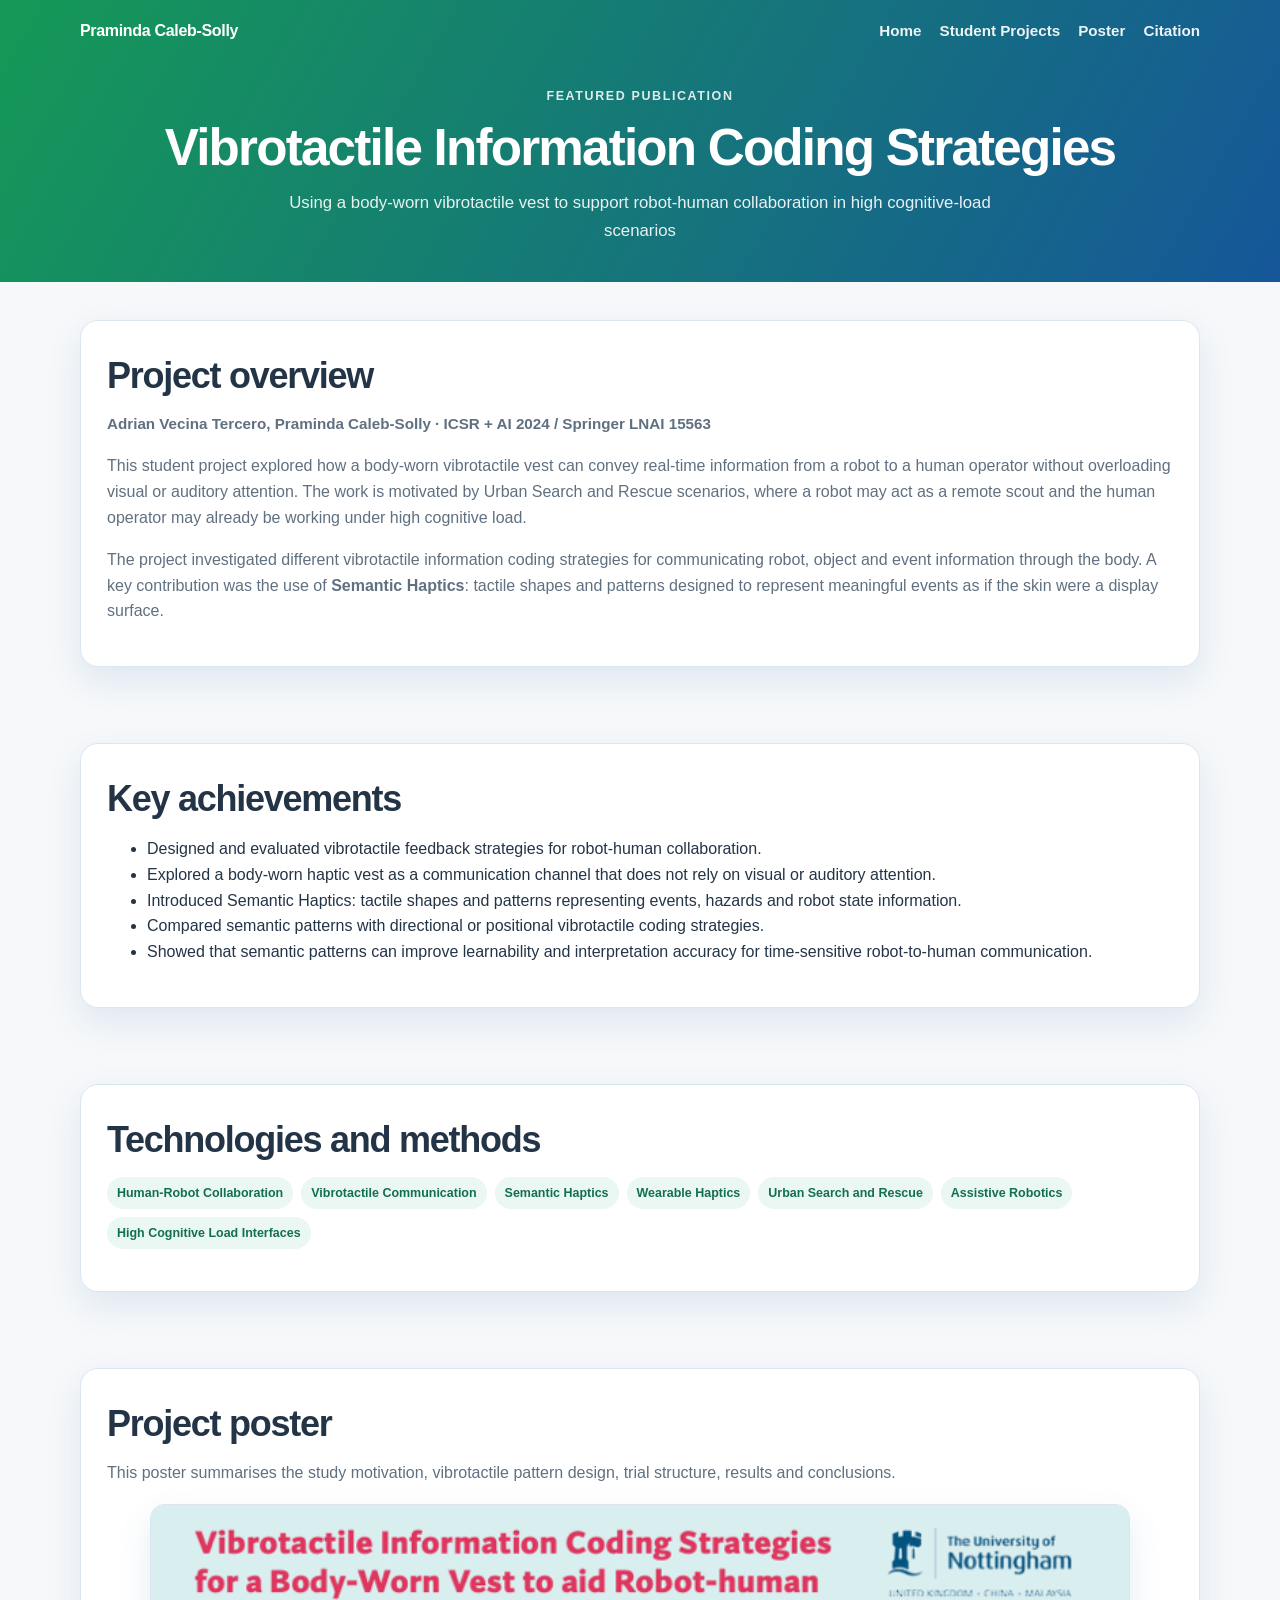
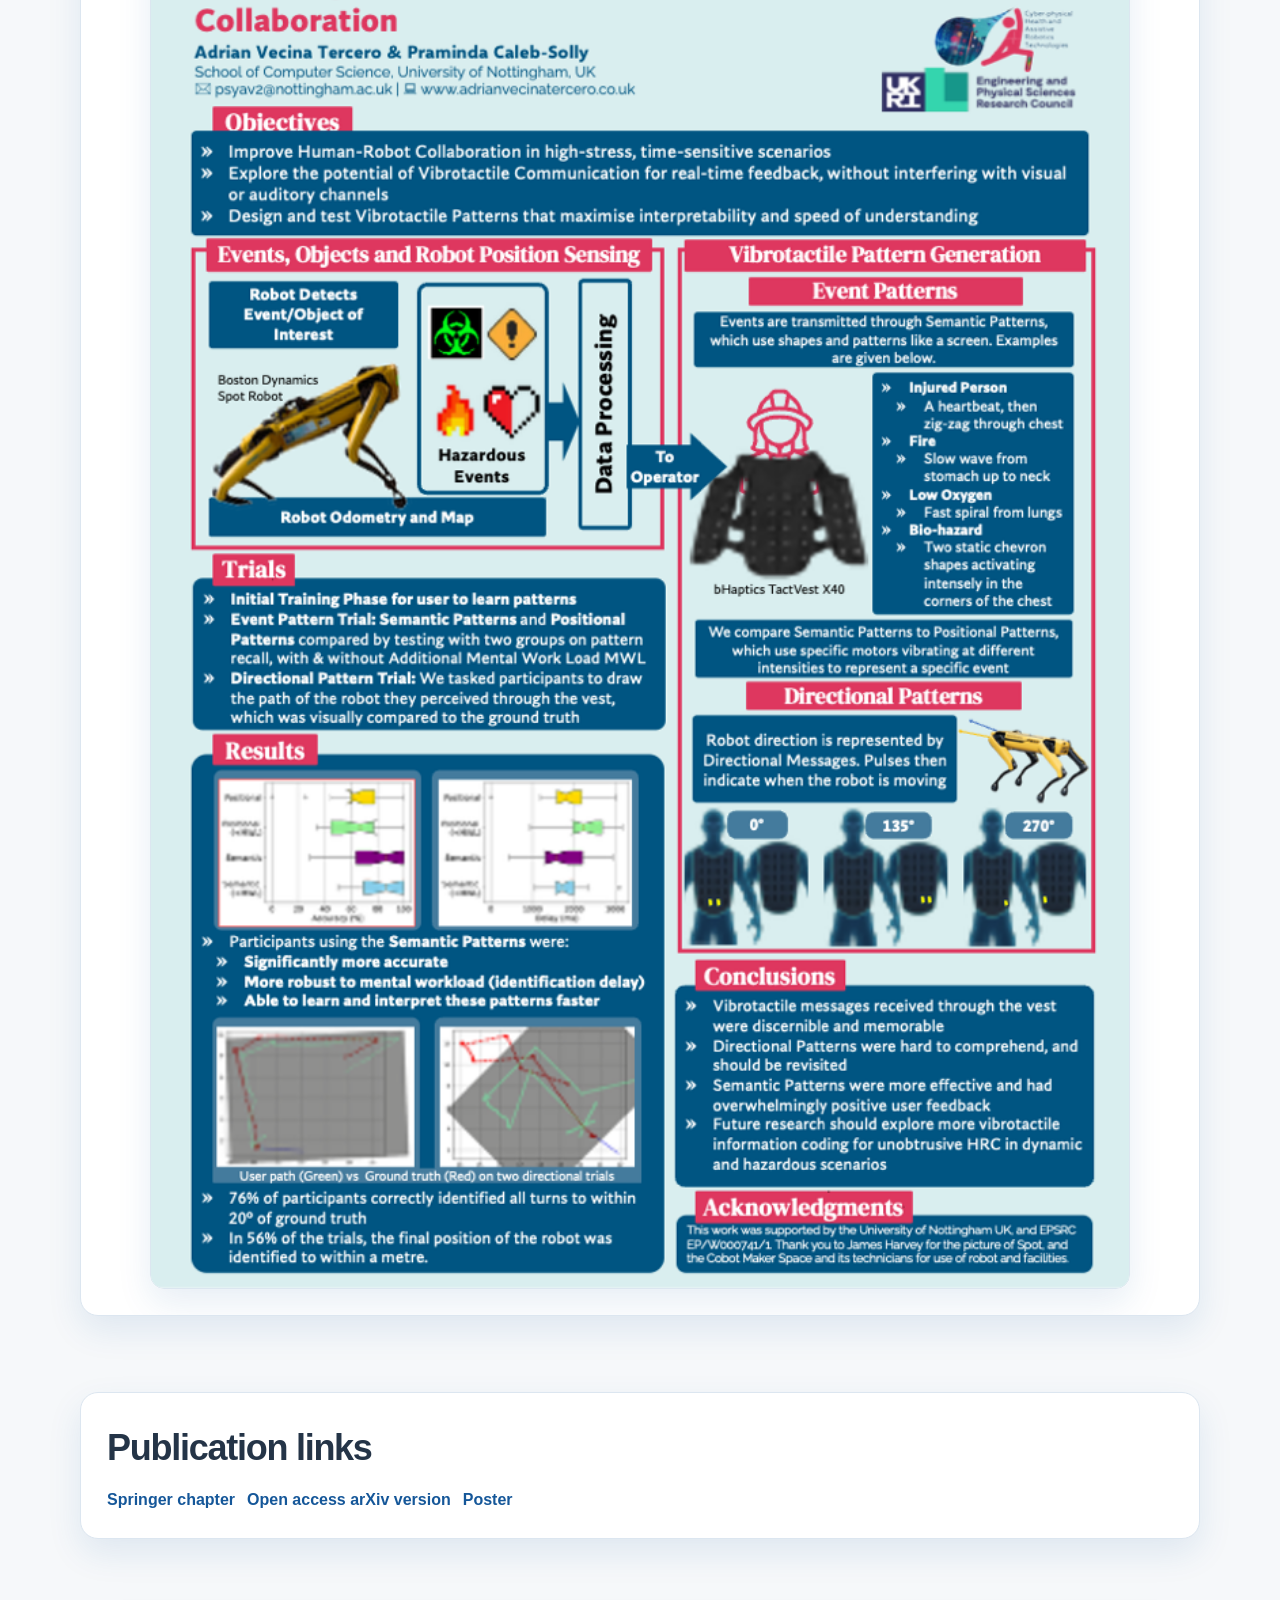
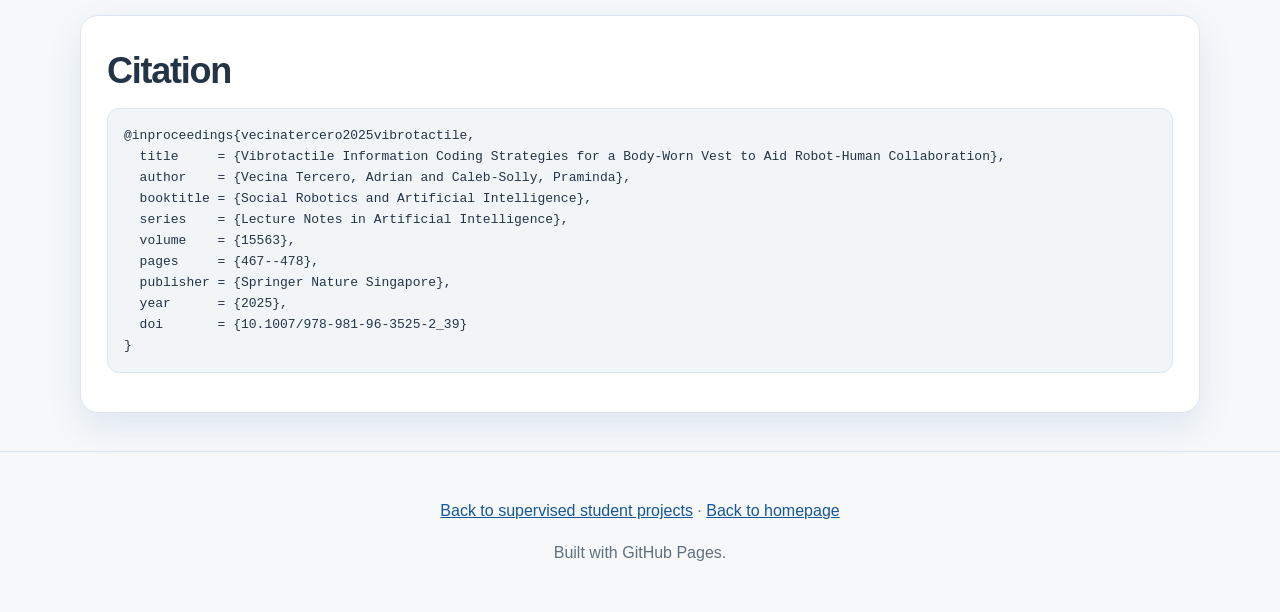
<file: projects/vibrotactile-information-coding.html>
<!DOCTYPE html>
<html lang="en">
<head>
  <meta charset="UTF-8" />
  <meta name="viewport" content="width=device-width, initial-scale=1.0" />
  <title>Vibrotactile Information Coding Strategies | Student Project</title>
  <link rel="stylesheet" href="../style.css" />
</head>
<body>
  <header class="site-hero compact-hero">
    <nav class="navbar">
      <a class="brand" href="../index.html">Praminda Caleb-Solly</a>
      <div class="nav-links">
        <a href="../index.html">Home</a>
        <a href="Supervised_Student_Projects.html">Student Projects</a>
        <a href="#poster">Poster</a>
        <a href="#citation">Citation</a>
      </div>
    </nav>
    <section class="hero-content compact">
      <p class="eyebrow">Featured publication</p>
      <h1>Vibrotactile Information Coding Strategies</h1>
      <p class="hero-subtitle">Using a body-worn vibrotactile vest to support robot-human collaboration in high cognitive-load scenarios</p>
    </section>
  </header>

  <main>
    <section class="section">
      <article class="project-card">
        <h2>Project overview</h2>
        <p class="meta">Adrian Vecina Tercero, Praminda Caleb-Solly · ICSR + AI 2024 / Springer LNAI 15563</p>
        <p>
          This student project explored how a body-worn vibrotactile vest can convey real-time information from a robot to a human operator without overloading visual or auditory attention. The work is motivated by Urban Search and Rescue scenarios, where a robot may act as a remote scout and the human operator may already be working under high cognitive load.
        </p>
        <p>
          The project investigated different vibrotactile information coding strategies for communicating robot, object and event information through the body. A key contribution was the use of <strong>Semantic Haptics</strong>: tactile shapes and patterns designed to represent meaningful events as if the skin were a display surface.
        </p>
      </article>
    </section>

    <section class="section">
      <article class="paper-card">
        <h2>Key achievements</h2>
        <ul>
          <li>Designed and evaluated vibrotactile feedback strategies for robot-human collaboration.</li>
          <li>Explored a body-worn haptic vest as a communication channel that does not rely on visual or auditory attention.</li>
          <li>Introduced Semantic Haptics: tactile shapes and patterns representing events, hazards and robot state information.</li>
          <li>Compared semantic patterns with directional or positional vibrotactile coding strategies.</li>
          <li>Showed that semantic patterns can improve learnability and interpretation accuracy for time-sensitive robot-to-human communication.</li>
        </ul>
      </article>
    </section>

    <section class="section">
      <article class="paper-card">
        <h2>Technologies and methods</h2>
        <div class="tags">
          <span>Human-Robot Collaboration</span>
          <span>Vibrotactile Communication</span>
          <span>Semantic Haptics</span>
          <span>Wearable Haptics</span>
          <span>Urban Search and Rescue</span>
          <span>Assistive Robotics</span>
          <span>High Cognitive Load Interfaces</span>
        </div>
      </article>
    </section>

    <section id="poster" class="section">
      <article class="paper-card poster-card">
        <h2>Project poster</h2>
        <p>
          This poster summarises the study motivation, vibrotactile pattern design, trial structure, results and conclusions.
        </p>
        <a href="../assets/images/ICSR2024_Vibrohaptics_Poster.png">
          <img
            class="project-poster"
            src="../assets/images/ICSR2024_Vibrohaptics_Poster.png"
            alt="Poster for Vibrotactile Information Coding Strategies for a Body-Worn Vest to aid Robot-human Collaboration"
          />
        </a>
      </article>
    </section>

    <section class="section">
      <article class="paper-card">
        <h2>Publication links</h2>
        <div class="links">
          <a href="https://link.springer.com/chapter/10.1007/978-981-96-3525-2_39">Springer chapter</a>
          <a href="https://arxiv.org/pdf/2502.21056">Open access arXiv version</a>
          <a href="../assets/images/ICSR2024_Vibrohaptics_Poster.png">Poster</a>
        </div>
      </article>
    </section>

    <section id="citation" class="section">
      <article class="paper-card">
        <h2>Citation</h2>
        <pre><code>@inproceedings{vecinatercero2025vibrotactile,
  title     = {Vibrotactile Information Coding Strategies for a Body-Worn Vest to Aid Robot-Human Collaboration},
  author    = {Vecina Tercero, Adrian and Caleb-Solly, Praminda},
  booktitle = {Social Robotics and Artificial Intelligence},
  series    = {Lecture Notes in Artificial Intelligence},
  volume    = {15563},
  pages     = {467--478},
  publisher = {Springer Nature Singapore},
  year      = {2025},
  doi       = {10.1007/978-981-96-3525-2_39}
}</code></pre>
      </article>
    </section>
  </main>

  <footer class="site-footer">
    <p><a href="Supervised_Student_Projects.html">Back to supervised student projects</a> · <a href="../index.html">Back to homepage</a></p>
    <p>Built with GitHub Pages.</p>
  </footer>
</body>
</html>
</file>
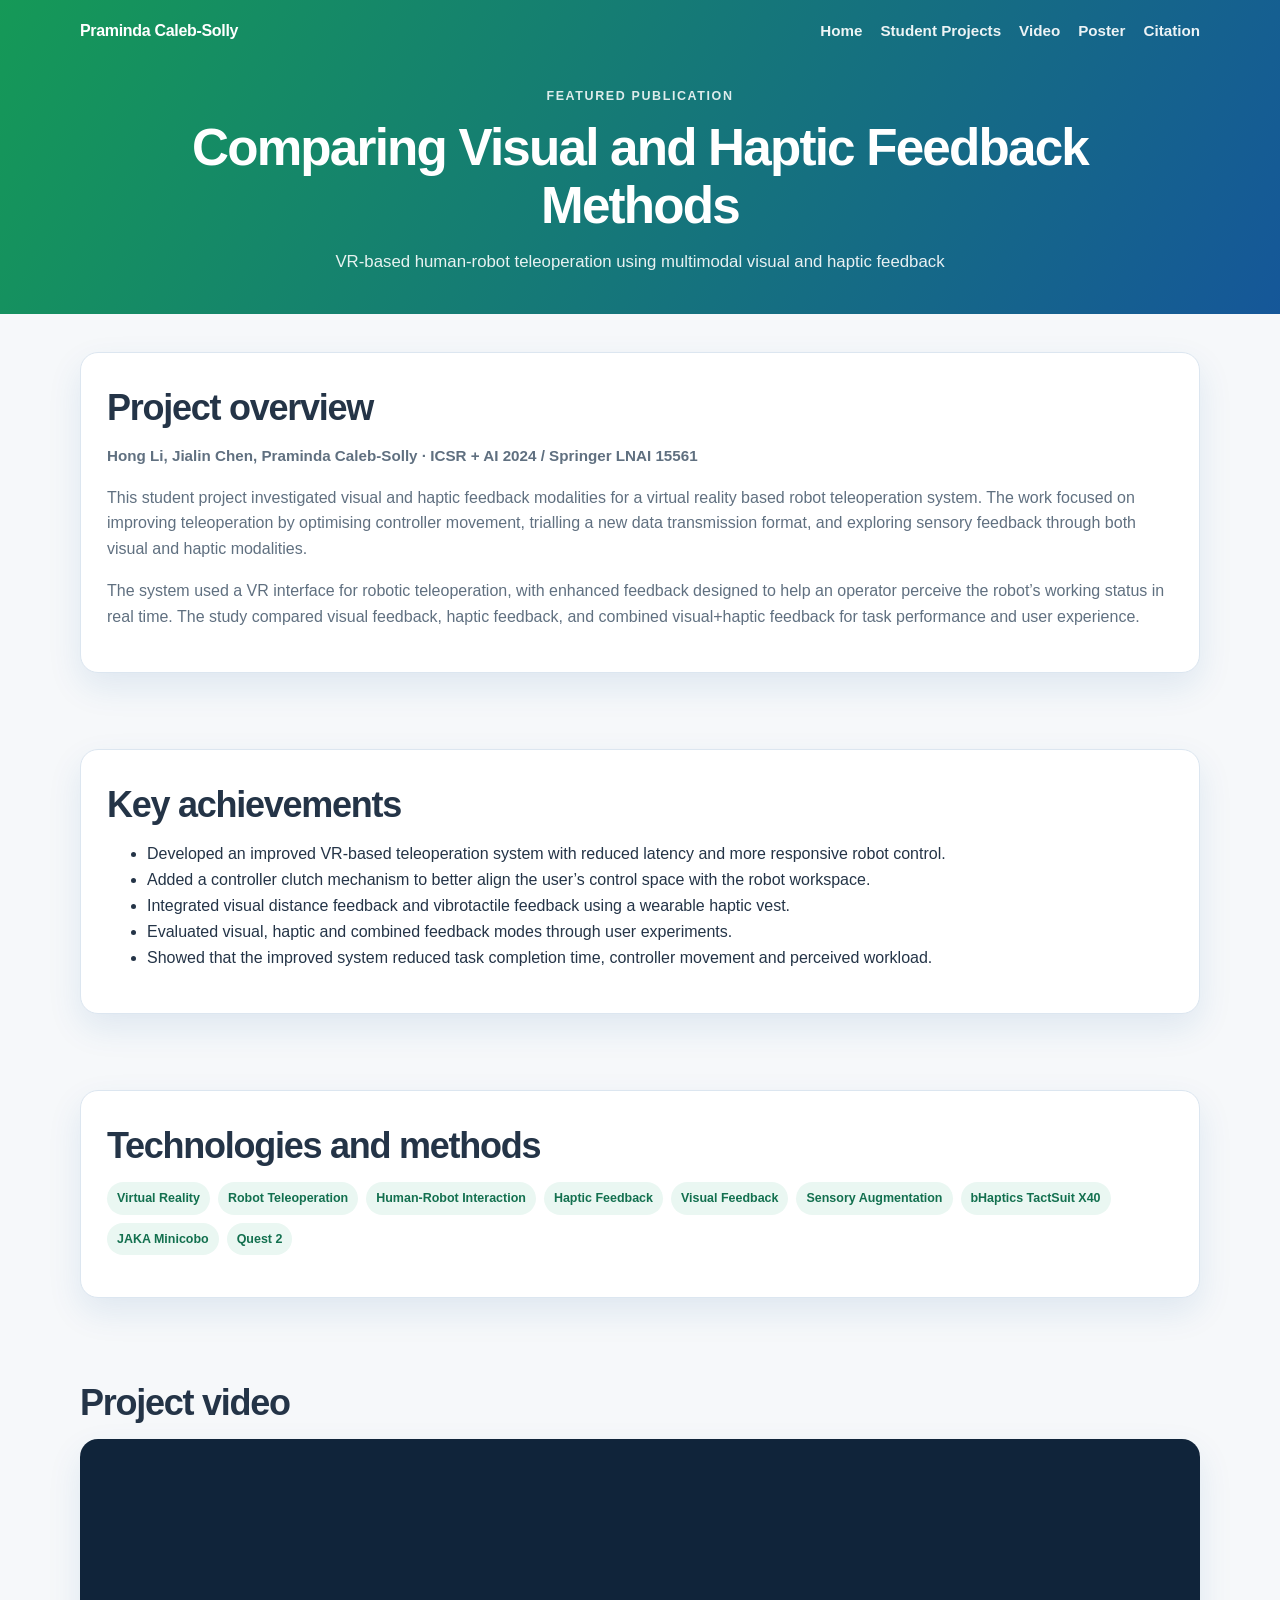
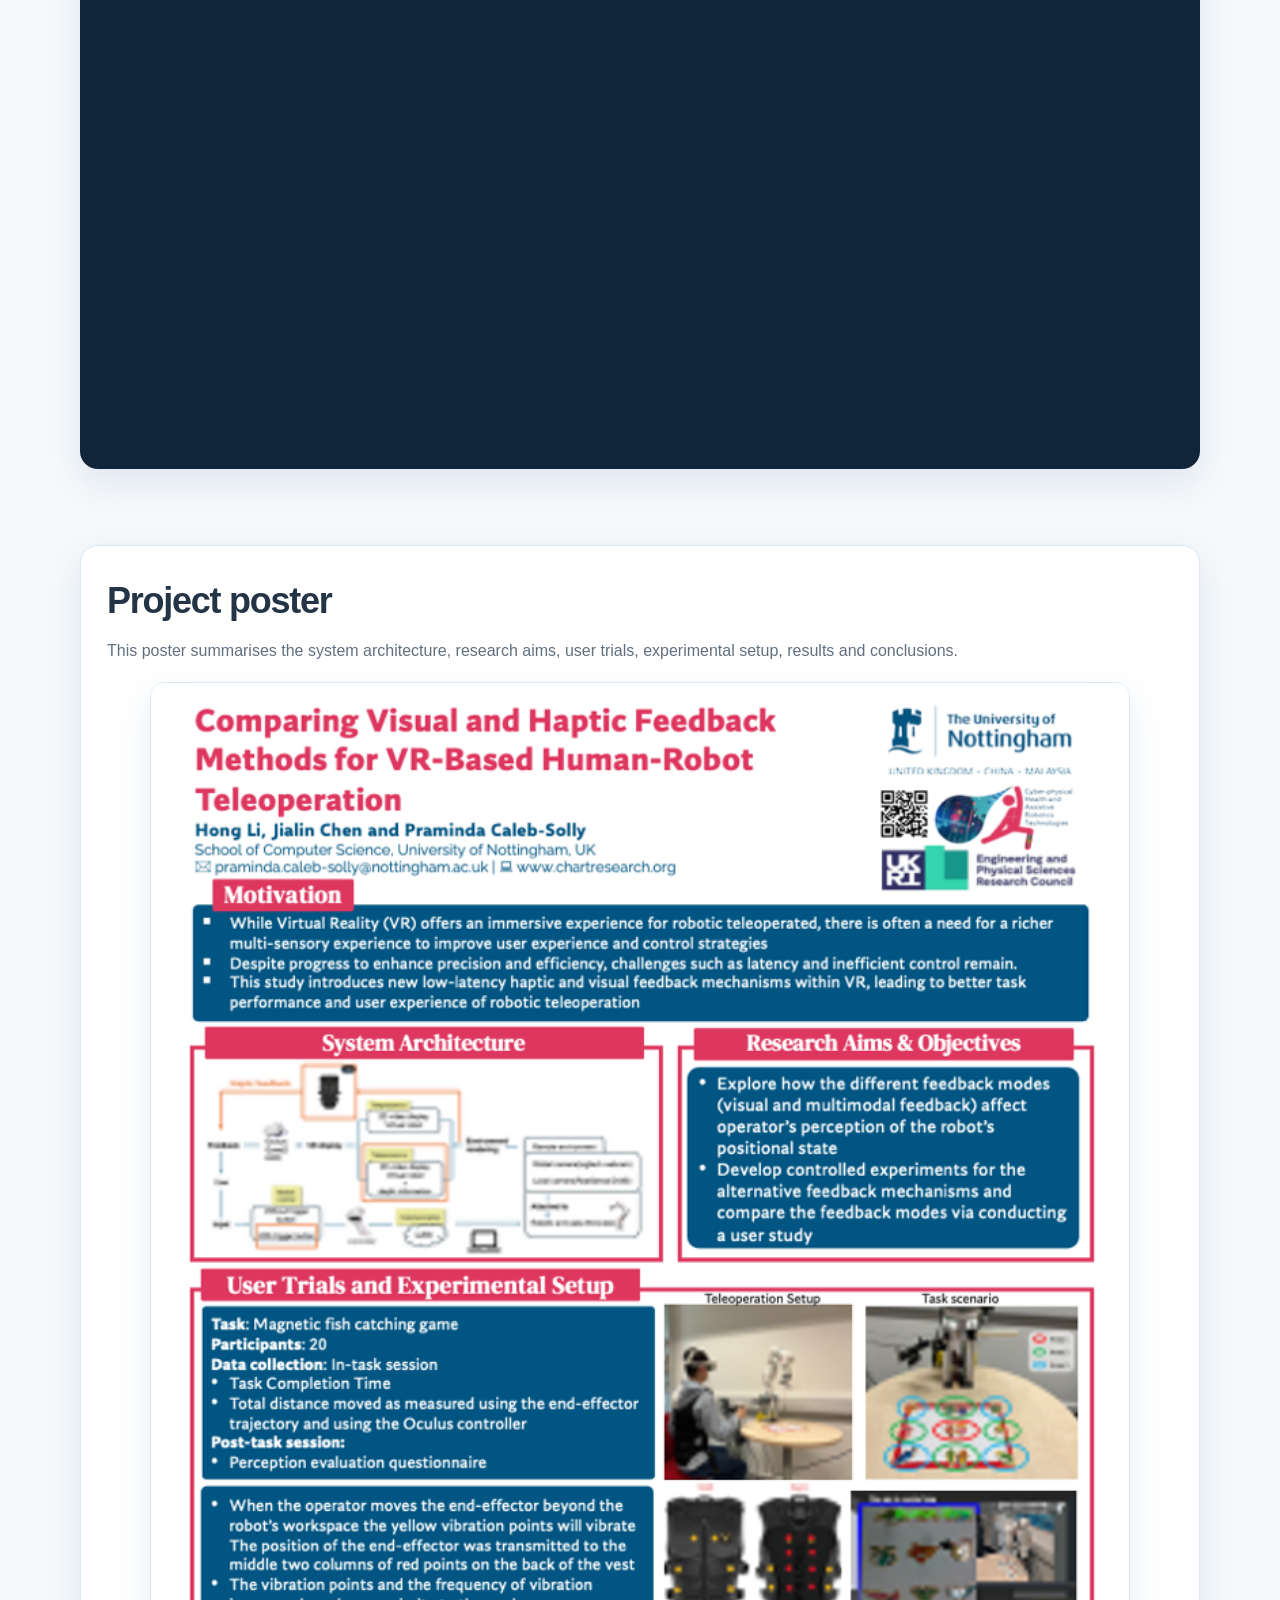
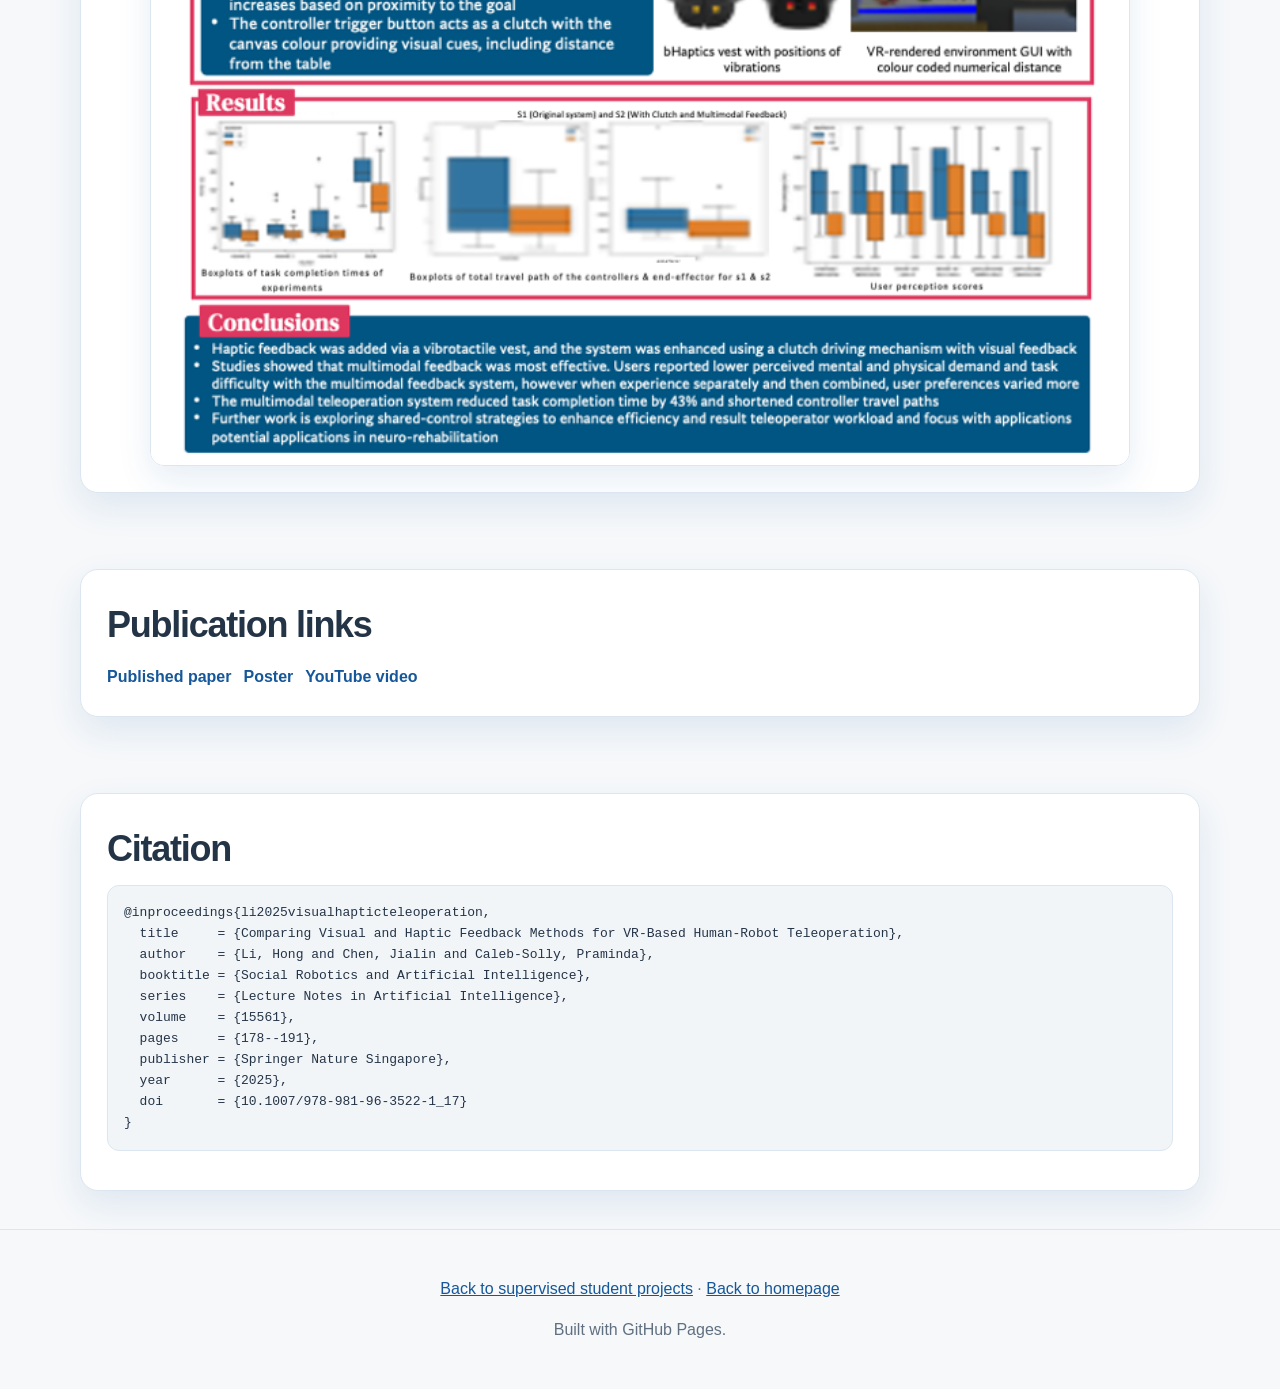
<file: projects/visual-haptic-vr-teleoperation.html>
<!DOCTYPE html>
<html lang="en">
<head>
  <meta charset="UTF-8" />
  <meta name="viewport" content="width=device-width, initial-scale=1.0" />
  <title>Visual and Haptic Feedback for VR-Based Robot Teleoperation | Student Project</title>
  <link rel="stylesheet" href="../style.css" />
</head>
<body>
  <header class="site-hero compact-hero">
    <nav class="navbar">
      <a class="brand" href="../index.html">Praminda Caleb-Solly</a>
      <div class="nav-links">
        <a href="../index.html">Home</a>
        <a href="Supervised_Student_Projects.html">Student Projects</a>
        <a href="#video">Video</a>
        <a href="#poster">Poster</a>
        <a href="#citation">Citation</a>
      </div>
    </nav>
    <section class="hero-content compact">
      <p class="eyebrow">Featured publication</p>
      <h1>Comparing Visual and Haptic Feedback Methods</h1>
      <p class="hero-subtitle">VR-based human-robot teleoperation using multimodal visual and haptic feedback</p>
    </section>
  </header>

  <main>
    <section class="section">
      <article class="project-card">
        <h2>Project overview</h2>
        <p class="meta">Hong Li, Jialin Chen, Praminda Caleb-Solly · ICSR + AI 2024 / Springer LNAI 15561</p>
        <p>
          This student project investigated visual and haptic feedback modalities for a virtual reality based robot teleoperation system. The work focused on improving teleoperation by optimising controller movement, trialling a new data transmission format, and exploring sensory feedback through both visual and haptic modalities.
        </p>
        <p>
          The system used a VR interface for robotic teleoperation, with enhanced feedback designed to help an operator perceive the robot&rsquo;s working status in real time. The study compared visual feedback, haptic feedback, and combined visual+haptic feedback for task performance and user experience.
        </p>
      </article>
    </section>

    <section class="section">
      <article class="paper-card">
        <h2>Key achievements</h2>
        <ul>
          <li>Developed an improved VR-based teleoperation system with reduced latency and more responsive robot control.</li>
          <li>Added a controller clutch mechanism to better align the user&rsquo;s control space with the robot workspace.</li>
          <li>Integrated visual distance feedback and vibrotactile feedback using a wearable haptic vest.</li>
          <li>Evaluated visual, haptic and combined feedback modes through user experiments.</li>
          <li>Showed that the improved system reduced task completion time, controller movement and perceived workload.</li>
        </ul>
      </article>
    </section>

    <section class="section">
      <article class="paper-card">
        <h2>Technologies and methods</h2>
        <div class="tags">
          <span>Virtual Reality</span>
          <span>Robot Teleoperation</span>
          <span>Human-Robot Interaction</span>
          <span>Haptic Feedback</span>
          <span>Visual Feedback</span>
          <span>Sensory Augmentation</span>
          <span>bHaptics TactSuit X40</span>
          <span>JAKA Minicobo</span>
          <span>Quest 2</span>
        </div>
      </article>
    </section>

    <section id="video" class="section">
      <h2>Project video</h2>
      <div class="video-box">
        <iframe
          src="https://www.youtube.com/embed/M_jtgeOI308"
          title="Comparing visual and haptic feedback methods for VR-based human-robot teleoperation"
          allowfullscreen>
        </iframe>
      </div>
    </section>

    <section id="poster" class="section">
      <article class="paper-card poster-card">
        <h2>Project poster</h2>
        <p>
          This poster summarises the system architecture, research aims, user trials, experimental setup, results and conclusions.
        </p>
        <a href="../assets/images/ICSR2024_PostersHong.png">
          <img
            class="project-poster"
            src="../assets/images/ICSR2024_PostersHong.png"
            alt="Poster for Comparing Visual and Haptic Feedback Methods for VR-Based Human-Robot Teleoperation"
          />
        </a>
      </article>
    </section>

    <section class="section">
      <article class="paper-card">
        <h2>Publication links</h2>
        <div class="links">
          <a href="https://dl.acm.org/doi/abs/10.1007/978-981-96-3522-1_17">Published paper</a>
          <a href="../assets/images/ICSR2024_PostersHong.png">Poster</a>
          <a href="https://youtu.be/M_jtgeOI308">YouTube video</a>
        </div>
      </article>
    </section>

    <section id="citation" class="section">
      <article class="paper-card">
        <h2>Citation</h2>
        <pre><code>@inproceedings{li2025visualhapticteleoperation,
  title     = {Comparing Visual and Haptic Feedback Methods for VR-Based Human-Robot Teleoperation},
  author    = {Li, Hong and Chen, Jialin and Caleb-Solly, Praminda},
  booktitle = {Social Robotics and Artificial Intelligence},
  series    = {Lecture Notes in Artificial Intelligence},
  volume    = {15561},
  pages     = {178--191},
  publisher = {Springer Nature Singapore},
  year      = {2025},
  doi       = {10.1007/978-981-96-3522-1_17}
}</code></pre>
      </article>
    </section>
  </main>

  <footer class="site-footer">
    <p><a href="Supervised_Student_Projects.html">Back to supervised student projects</a> · <a href="../index.html">Back to homepage</a></p>
    <p>Built with GitHub Pages.</p>
  </footer>
</body>
</html>
</file>
<file: style.css>
/* Cayman-inspired clean research portfolio styling */
:root {
  --cayman-a: #159957;
  --cayman-b: #155799;
  --bg: #f6f8fa;
  --card: #ffffff;
  --text: #243447;
  --muted: #607080;
  --border: #dce6f0;
  --link: #155799;
  --shadow: 0 14px 34px rgba(21, 87, 153, 0.10);
  --radius: 18px;
}

* { box-sizing: border-box; }
html { scroll-behavior: smooth; }
body {
  margin: 0;
  font-family: -apple-system, BlinkMacSystemFont, "Segoe UI", Helvetica, Arial, sans-serif;
  background: var(--bg);
  color: var(--text);
  line-height: 1.62;
}
a { color: var(--link); }

.site-hero {
  color: #fff;
  background: linear-gradient(120deg, var(--cayman-a), var(--cayman-b));
  padding: 0 0 48px;
}
.compact-hero { padding-bottom: 38px; }
.navbar {
  width: min(1120px, 92%);
  margin: 0 auto;
  padding: 18px 0;
  display: flex;
  justify-content: space-between;
  gap: 24px;
  align-items: center;
}
.brand {
  color: #fff;
  text-decoration: none;
  font-weight: 800;
  letter-spacing: -0.02em;
}
.nav-links { display: flex; gap: 18px; flex-wrap: wrap; }
.nav-links a {
  color: rgba(255,255,255,0.92);
  text-decoration: none;
  font-weight: 700;
  font-size: 0.95rem;
}
.nav-links a:hover { color: #fff; text-decoration: underline; }
.hero-content {
  width: min(980px, 92%);
  margin: 32px auto 0;
  text-align: center;
}
.hero-content.compact { margin-top: 24px; }
.eyebrow {
  text-transform: uppercase;
  letter-spacing: 0.13em;
  font-size: 0.78rem;
  font-weight: 800;
  color: #159957;
}
.site-hero .eyebrow { color: rgba(255,255,255,0.86); }
h1, h2, h3 { line-height: 1.15; letter-spacing: -0.035em; }
h1 { font-size: clamp(2rem, 4vw, 3.35rem); margin: 12px 0 12px; }
h2 { font-size: clamp(1.65rem, 3vw, 2.25rem); margin: 8px 0 16px; }
h3 { font-size: 1.35rem; margin: 6px 0 10px; }
.hero-subtitle { max-width: 770px; margin: 0 auto; color: rgba(255,255,255,0.9); font-size: 1.05rem; }

.section { width: min(1120px, 92%); margin: 0 auto; padding: 38px 0; }
.section-heading { max-width: 760px; margin-bottom: 22px; }
.section-heading.centred { text-align: center; margin-left: auto; margin-right: auto; }
.section-heading p { color: var(--muted); }

.about-card-horizontal, .collection-card, .project-card, .paper-card, .funded-project-card {
  background: var(--card);
  border: 1px solid var(--border);
  border-radius: var(--radius);
  box-shadow: var(--shadow);
}
.about-card-horizontal {
  display: grid;
  grid-template-columns: minmax(180px, 260px) 1fr;
  gap: 30px;
  padding: 30px;
  align-items: start;
}
.about-photo-column { display: flex; justify-content: center; }
.about-photo {
  width: 100%;
  max-width: 245px;
  aspect-ratio: 1 / 1;
  object-fit: cover;
  border-radius: 22px;
  border: 5px solid #fff;
  box-shadow: 0 16px 30px rgba(36, 52, 71, 0.18);
  background: #e7eef5;
}
.about-bio-column h2 { margin-top: 0; }
.about-bio-column p { margin: 0.68rem 0; }

.button-row, .links { display: flex; flex-wrap: wrap; gap: 12px; margin-top: 18px; }
.button {
  display: inline-flex;
  align-items: center;
  justify-content: center;
  padding: 10px 15px;
  border-radius: 999px;
  text-decoration: none;
  font-weight: 800;
  border: 1px solid transparent;
}
.button.primary { background: var(--cayman-b); color: #fff; }
.button.secondary { background: #eef6f4; color: #14634a; border-color: #cce9de; }
.button:hover { transform: translateY(-1px); box-shadow: 0 8px 20px rgba(21, 87, 153, 0.14); }

.collection-grid { display: grid; grid-template-columns: repeat(2, 1fr); gap: 22px; }
.collection-card { padding: 28px; }
.collection-icon { font-size: 2.2rem; margin-bottom: 10px; }
.collection-card p, .project-card p, .paper-card p, .funded-project-card p { color: var(--muted); }

.project-card, .paper-card { padding: 26px; }
.project-list { display: grid; gap: 20px; }
.project-card.featured { display: grid; grid-template-columns: 1fr; }
.meta { color: var(--muted); font-weight: 700; font-size: 0.95rem; }
.tags { display: flex; flex-wrap: wrap; gap: 8px; margin: 16px 0; }
.tags span { background: #eaf7f2; color: #13704f; border-radius: 999px; padding: 6px 10px; font-weight: 800; font-size: 0.78rem; }
.links a { font-weight: 800; text-decoration: none; }
.links a:hover { text-decoration: underline; }

.funded-project-list { display: grid; gap: 22px; }
.funded-project-card { display: grid; grid-template-columns: 230px 1fr; gap: 24px; padding: 22px; align-items: start; }
.project-thumb {
  width: 100%;
  aspect-ratio: 4 / 3;
  object-fit: contain;
  object-position: center;
  border-radius: 14px;
  background: #ffffff;
  border: 1px solid var(--border);
  padding: 18px;
}
.project-summary-list { margin: 12px 0 0 0; padding-left: 1.1rem; color: var(--muted); }
.video-box { aspect-ratio: 16 / 9; background: #10243a; border-radius: var(--radius); overflow: hidden; box-shadow: var(--shadow); }
.video-box iframe { width: 100%; height: 100%; border: 0; display: block; }
pre {
  background: #f2f5f8;
  border: 1px solid var(--border);
  border-radius: 12px;
  padding: 16px;
  overflow-x: auto;
}
.site-footer { text-align: center; color: var(--muted); padding: 30px; border-top: 1px solid var(--border); }

@media (max-width: 820px) {
  .navbar { flex-direction: column; align-items: flex-start; }
  .about-card-horizontal, .collection-grid, .funded-project-card { grid-template-columns: 1fr; }
  .about-photo-column { justify-content: flex-start; }
  .about-photo { max-width: 210px; }
  .section { padding: 30px 0; }
}
/* Poster display for student project pages */
.poster-card {
  overflow: hidden;
}

.project-poster {
  width: 100%;
  max-width: 980px;
  display: block;
  margin: 18px auto 0;
  border-radius: 14px;
  border: 1px solid var(--border);
  box-shadow: 0 14px 34px rgba(21, 87, 153, 0.10);
}
/* === Post-Graduate Researchers feature section === */

.pgr-feature-section {
  width: min(1120px, 92%);
  margin: 0 auto;
  padding: 44px 0 48px;
}

.pgr-banner {
  color: #ffffff;
  background:
    radial-gradient(circle at top left, rgba(255, 255, 255, 0.18), transparent 34%),
    linear-gradient(120deg, var(--cayman-a), var(--cayman-b));
  border-radius: 24px;
  padding: 38px 34px;
  text-align: center;
  box-shadow: var(--shadow);
  margin-bottom: 28px;
}

.pgr-banner .eyebrow {
  color: rgba(255, 255, 255, 0.86);
  margin-bottom: 8px;
}

.pgr-banner h2 {
  color: #ffffff;
  font-size: clamp(2rem, 4vw, 3rem);
  margin: 8px 0 12px;
}

.pgr-banner p {
  max-width: 780px;
  margin: 0 auto;
  color: rgba(255, 255, 255, 0.9);
  font-size: 1.05rem;
}

.pgr-card-stack {
  display: grid;
  grid-template-columns: repeat(2, minmax(280px, 1fr));
  gap: 22px;
  align-items: start;
}

.pgr-feature-card {
  background: var(--card);
  border: 1px solid var(--border);
  border-radius: var(--radius);
  box-shadow: var(--shadow);
  padding: 28px;
  position: relative;
  overflow: hidden;
}

.pgr-feature-card::before {
  content: "";
  display: block;
  height: 5px;
  width: 100%;
  background: linear-gradient(90deg, var(--cayman-a), var(--cayman-b));
  position: absolute;
  top: 0;
  left: 0;
}

.pgr-feature-card-wide {
  grid-column: 1 / -1;
  max-width: 980px;
  justify-self: center;
  width: 100%;
}

.pgr-card-header {
  margin-bottom: 18px;
}

.pgr-card-kicker {
  display: inline-flex;
  align-items: center;
  background: #eef6f4;
  color: #14634a;
  border: 1px solid #cce9de;
  border-radius: 999px;
  padding: 6px 11px;
  font-size: 0.76rem;
  font-weight: 800;
  text-transform: uppercase;
  letter-spacing: 0.08em;
  margin-bottom: 10px;
}

.pgr-card-header h3 {
  margin: 6px 0 0;
  font-size: 1.45rem;
}

.pgr-list {
  margin: 0;
  padding-left: 1.35rem;
}

.pgr-list li {
  margin-bottom: 15px;
  padding-left: 6px;
}

.pgr-list li:last-child {
  margin-bottom: 0;
}

.pgr-list li::marker {
  color: var(--cayman-b);
  font-weight: 900;
}

.pgr-list strong {
  display: block;
  color: var(--text);
  font-size: 1.02rem;
  margin-bottom: 3px;
}

.pgr-list span {
  display: block;
  color: var(--muted);
  line-height: 1.45;
}

.past-pgr-list {
  columns: 2;
  column-gap: 36px;
}

.past-pgr-list li {
  break-inside: avoid;
}

@media (max-width: 900px) {
  .pgr-card-stack {
    grid-template-columns: 1fr;
  }

  .pgr-feature-card-wide {
    grid-column: auto;
    max-width: none;
  }

  .past-pgr-list {
    columns: 1;
  }
}

@media (max-width: 560px) {
  .pgr-banner {
    padding: 30px 22px;
  }

  .pgr-feature-card {
    padding: 24px;
  }
}
</file>
